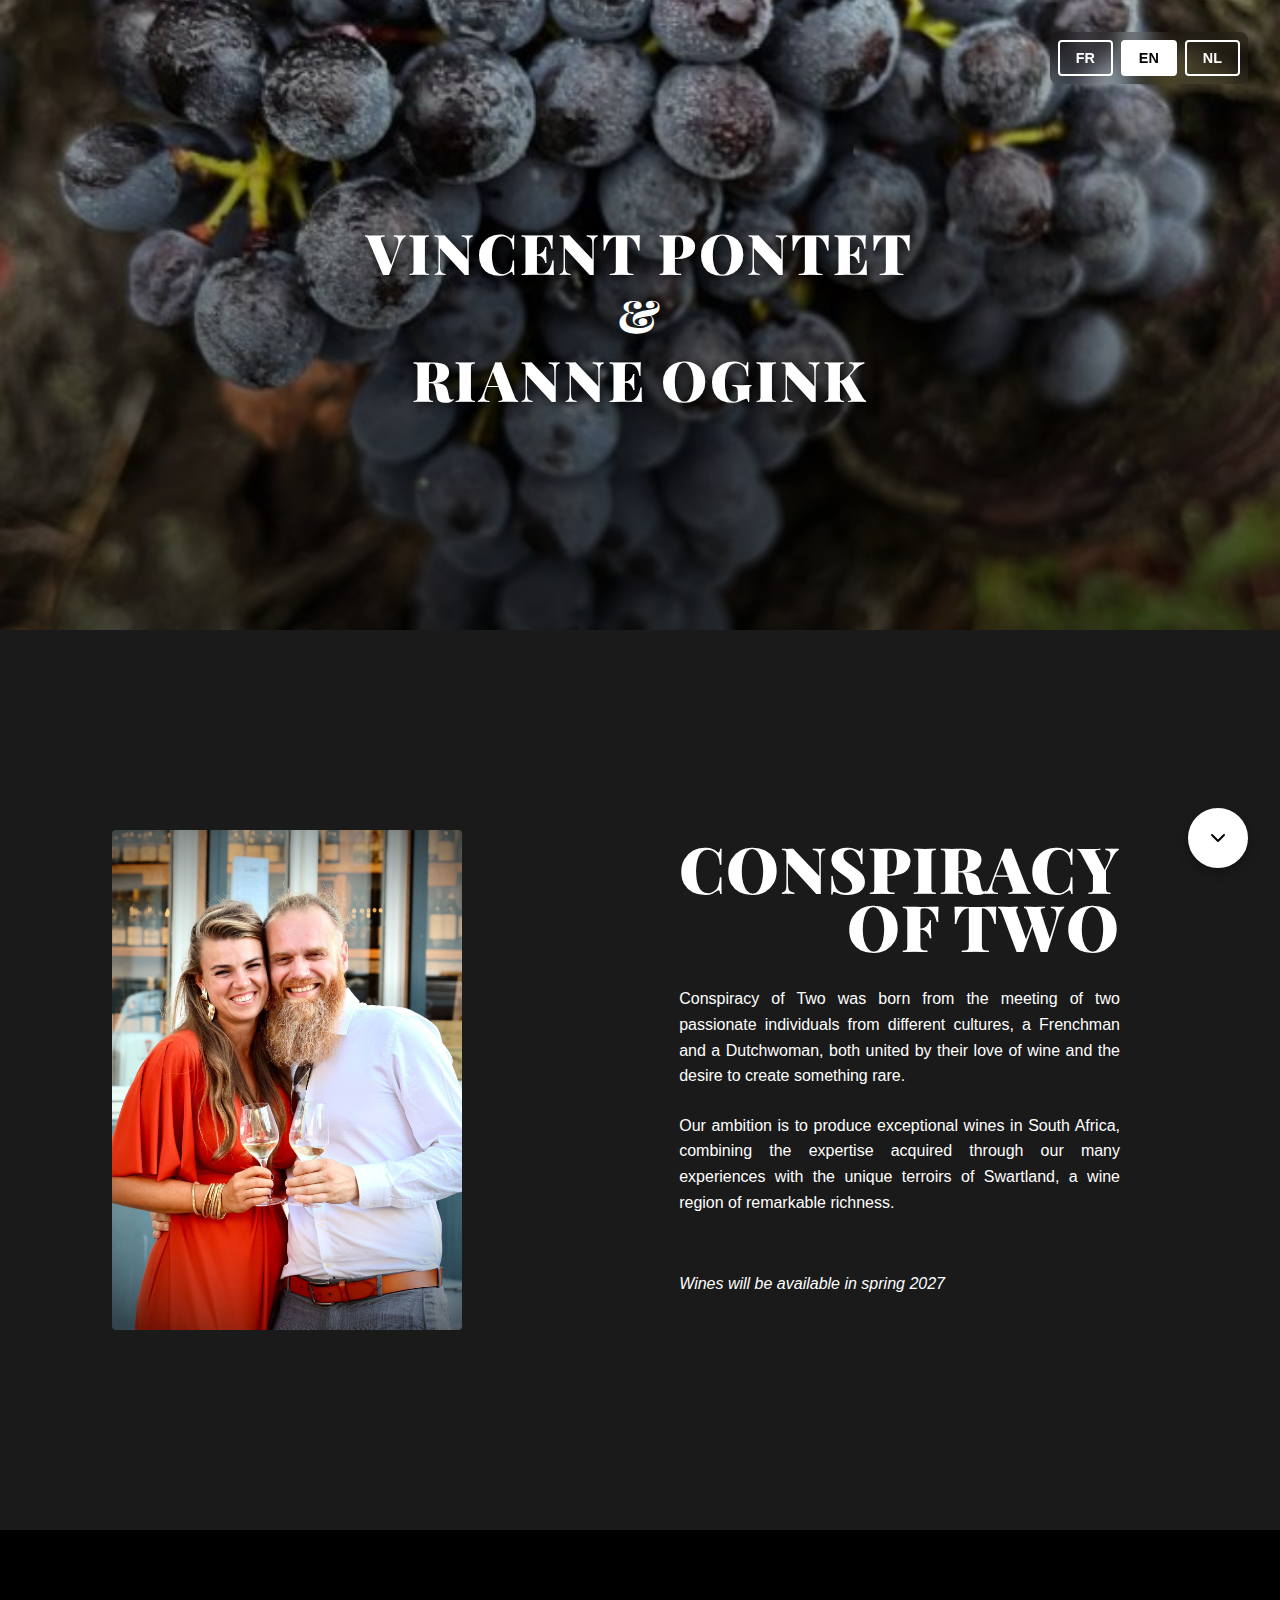
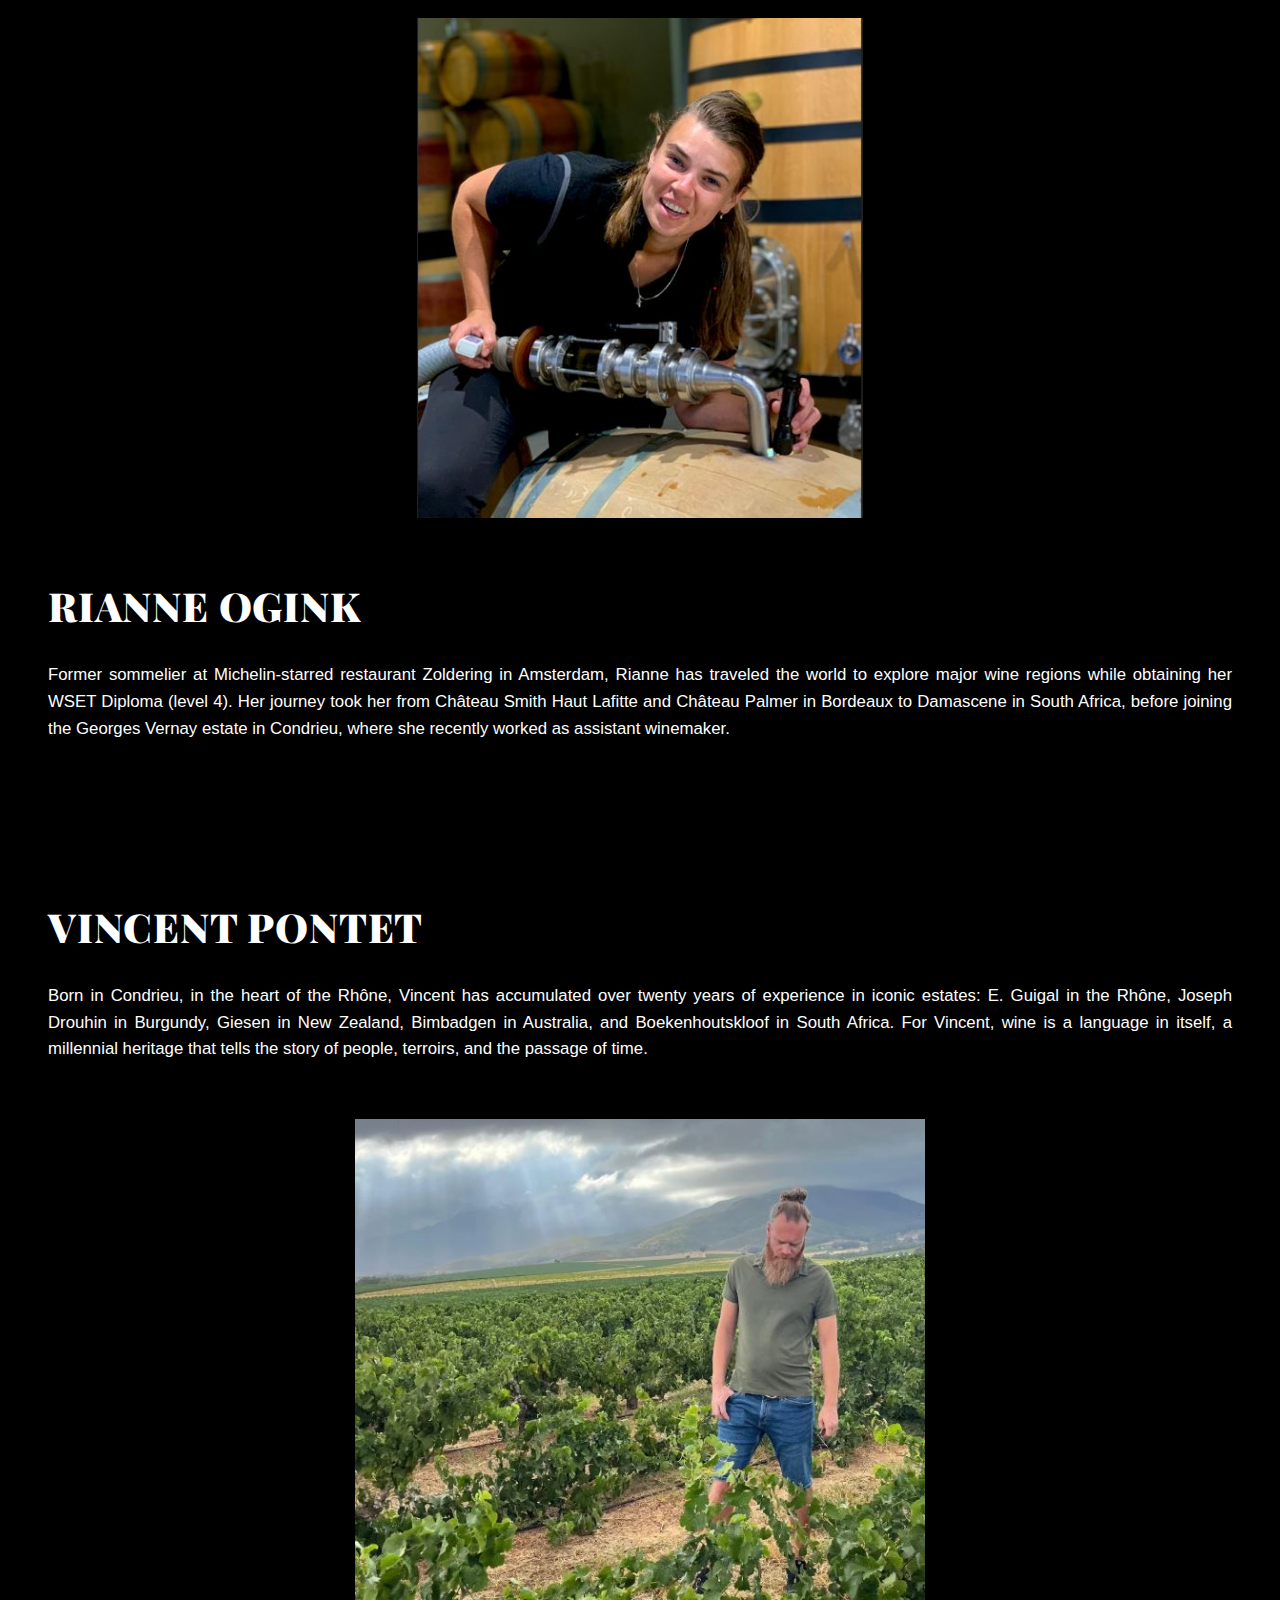
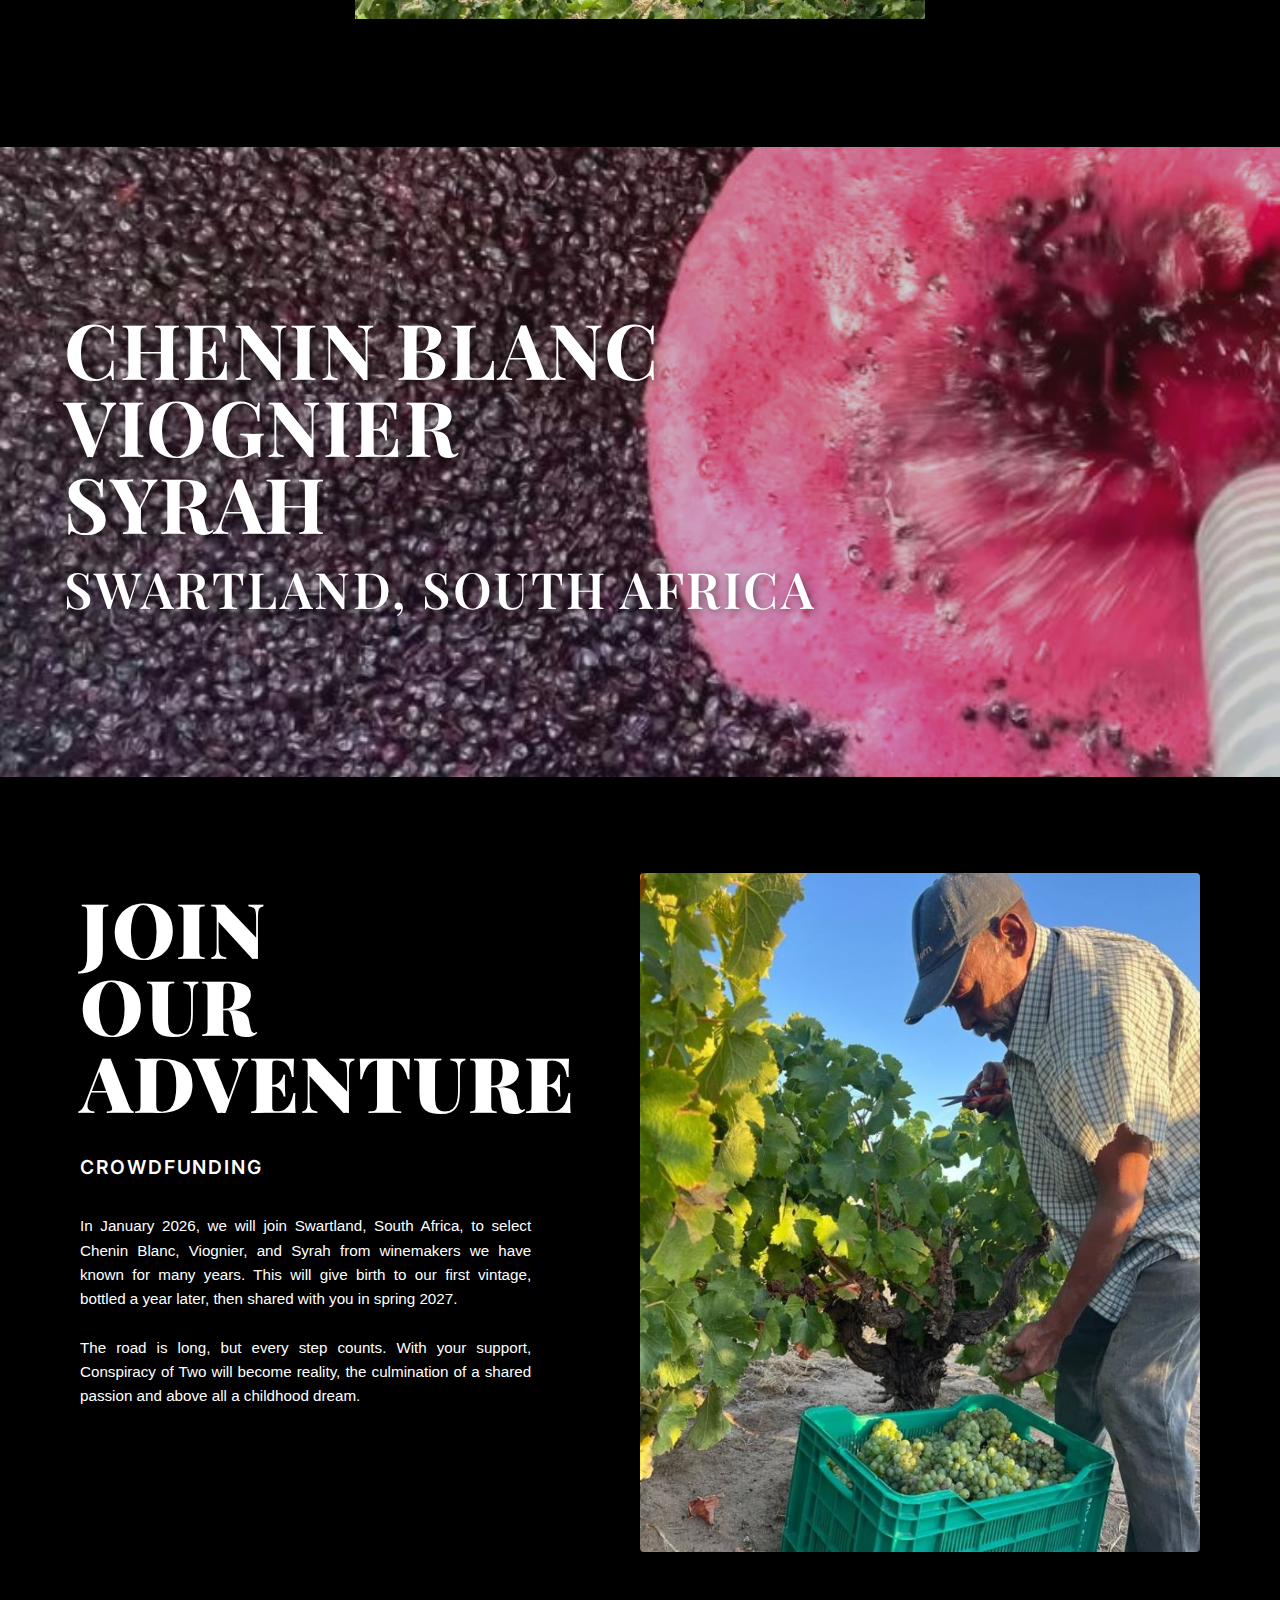
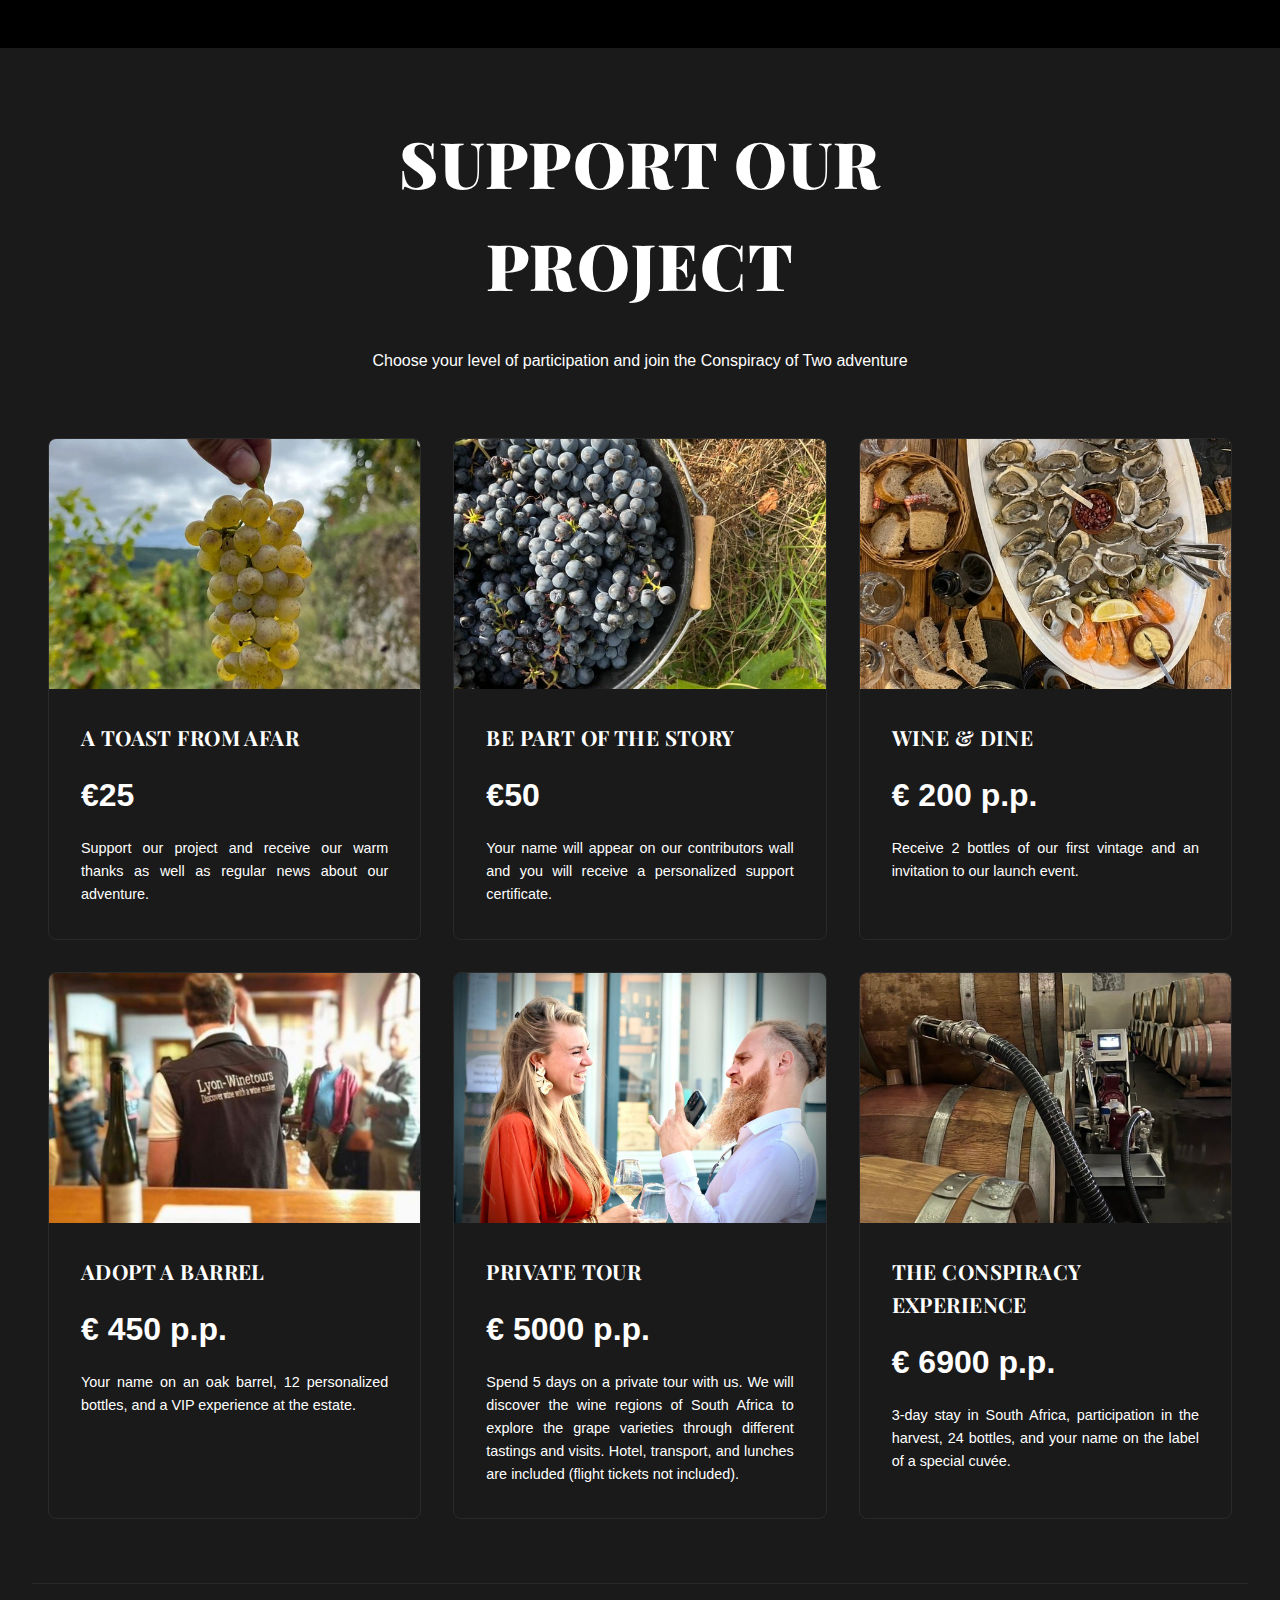
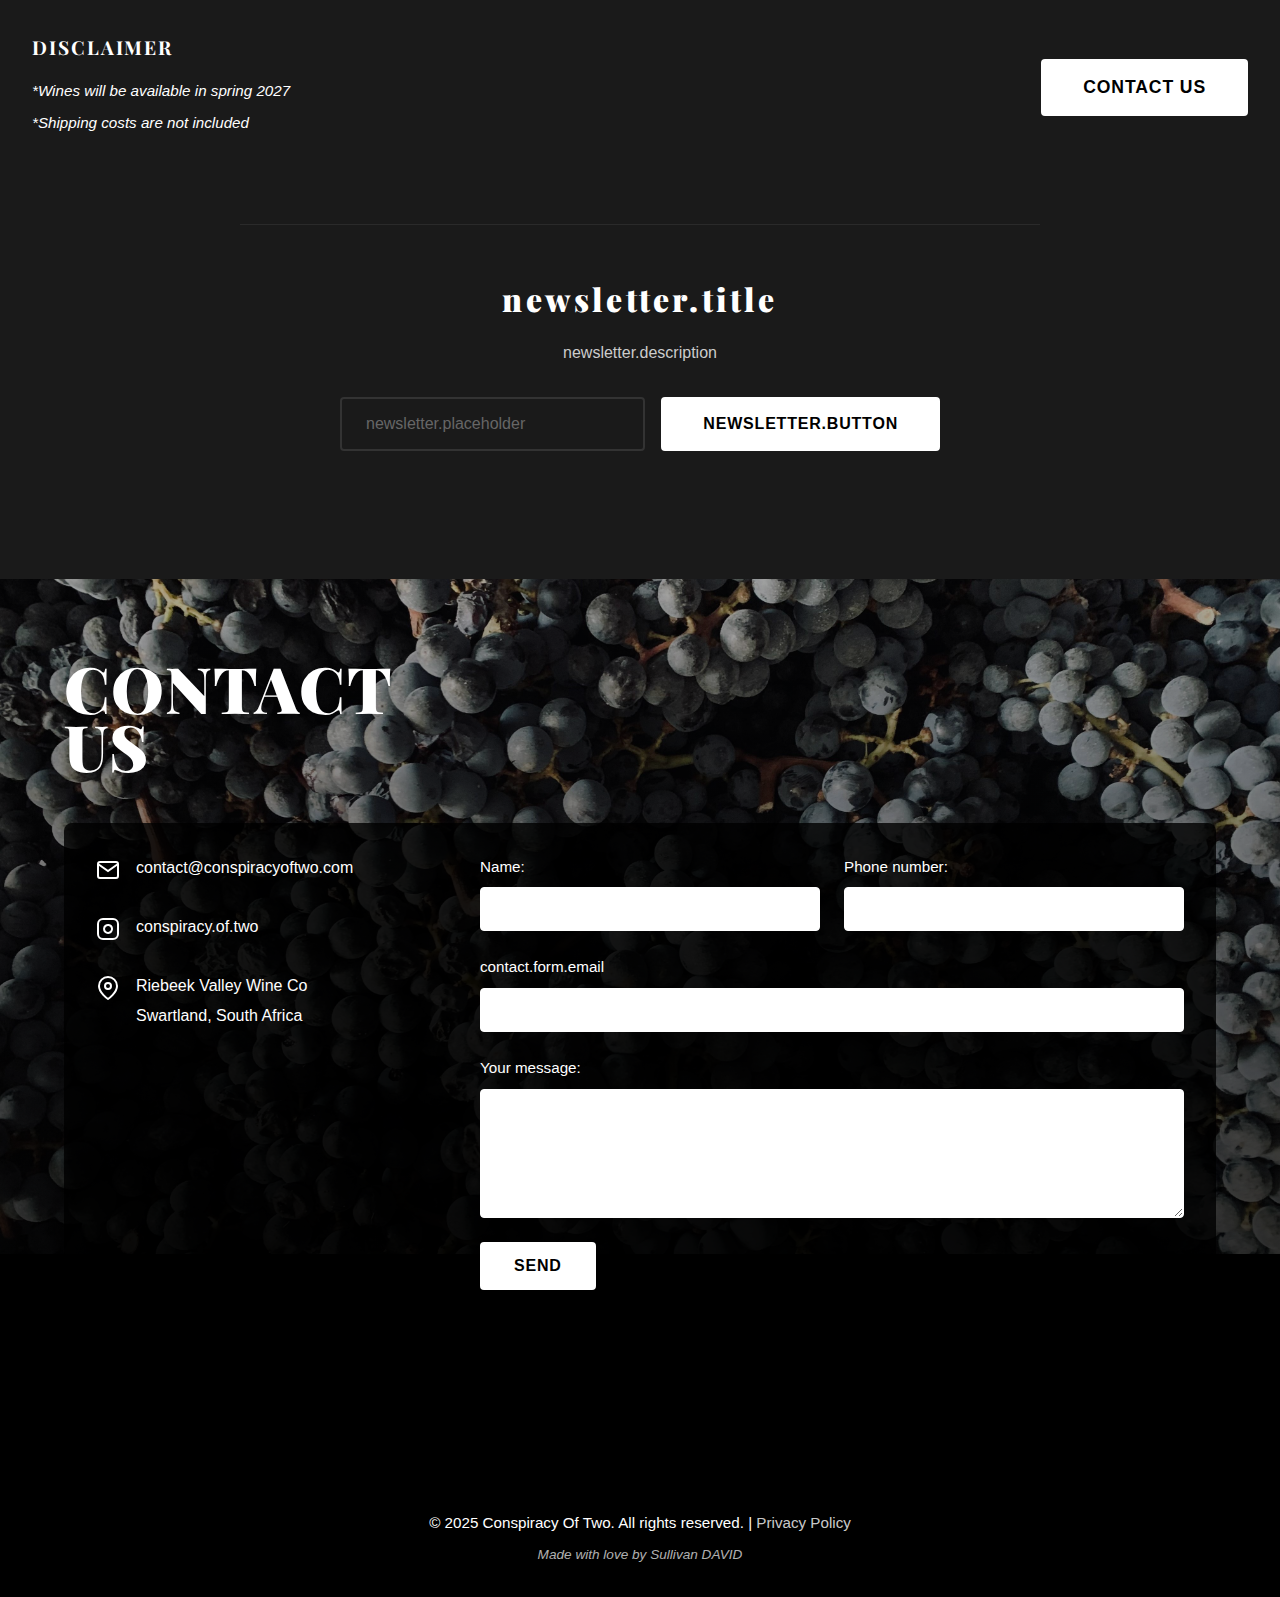
<file: index.html>
<!DOCTYPE html>
<html lang="fr">
<head>
    <meta charset="UTF-8">
    <meta name="viewport" content="width=device-width, initial-scale=1.0">
    
    <!-- Primary Meta Tags -->
    <title>Conspiracy Of Two | Vins d'Afrique du Sud par Vincent Pontet & Rianne Ogink</title>
    <meta name="title" content="Conspiracy Of Two | Vins d'Afrique du Sud par Vincent Pontet & Rianne Ogink">
    <meta name="description" content="Découvrez Conspiracy Of Two, projet viticole de Vincent Pontet et Rianne Ogink. Chenin Blanc, Viognier et Syrah du Swartland, Afrique du Sud. Soutenez notre crowdfunding.">
    <meta name="keywords" content="vin afrique du sud, swartland, chenin blanc, viognier, syrah, vincent pontet, rianne ogink, crowdfunding vin, conspiracy of two, condrieu, sommelier">
    <meta name="author" content="Vincent Pontet & Rianne Ogink">
    <meta name="robots" content="index, follow">
    <link rel="canonical" href="https://conspiracyoftwo.com/">
    
    <!-- Open Graph / Facebook -->
    <meta property="og:type" content="website">
    <meta property="og:url" content="https://conspiracyoftwo.com/">
    <meta property="og:title" content="Conspiracy Of Two | Vins d'Afrique du Sud">
    <meta property="og:description" content="Découvrez notre projet viticole en Afrique du Sud. Chenin Blanc, Viognier et Syrah du Swartland. Soutenez notre aventure.">
    <meta property="og:image" content="https://conspiracyoftwo.com/pictures/picture_section_1_option.jpg">
    <meta property="og:locale" content="fr_FR">
    <meta property="og:locale:alternate" content="en_US">
    <meta property="og:locale:alternate" content="nl_NL">
    
    <!-- Twitter -->
    <meta property="twitter:card" content="summary_large_image">
    <meta property="twitter:url" content="https://conspiracyoftwo.com/">
    <meta property="twitter:title" content="Conspiracy Of Two | Vins d'Afrique du Sud">
    <meta property="twitter:description" content="Découvrez notre projet viticole en Afrique du Sud. Chenin Blanc, Viognier et Syrah du Swartland.">
    <meta property="twitter:image" content="https://conspiracyoftwo.com/pictures/picture_section_1_option.jpg">
    
    <!-- Favicon -->
    <link rel="icon" type="image/x-icon" href="/favicon.ico">
    
    <!-- Preconnect for Performance -->
    <link rel="preconnect" href="https://fonts.googleapis.com">
    <link rel="preconnect" href="https://fonts.gstatic.com" crossorigin>
    
    <!-- Fonts -->
    <link href="https://fonts.googleapis.com/css2?family=Public+Sans:wght@400;600;700;900&display=swap" rel="stylesheet">
    <link href="https://fonts.googleapis.com/css2?family=Inter:wght@300;400;500;600;700;800;900&display=swap" rel="stylesheet">
    <link href="https://fonts.googleapis.com/css2?family=Playfair+Display:wght@400;500;600;700;800;900&display=swap" rel="stylesheet">
    <link href="https://fonts.cdnfonts.com/css/the-seasons" rel="stylesheet">
    
    <!-- Stylesheet -->
    <link rel="stylesheet" href="styles.css">
    
    <!-- Structured Data (JSON-LD) -->
    <script type="application/ld+json">
    {
      "@context": "https://schema.org",
      "@type": "Winery",
      "name": "Conspiracy Of Two",
      "description": "Projet viticole de Vincent Pontet et Rianne Ogink produisant du Chenin Blanc, Viognier et Syrah dans le Swartland, Afrique du Sud.",
      "url": "https://conspiracyoftwo.com",
      "logo": "https://conspiracyoftwo.com/pictures/picture_section_1_option.jpg",
      "address": {
        "@type": "PostalAddress",
        "addressLocality": "Swartland",
        "addressCountry": "ZA"
      },
      "founder": [
        {
          "@type": "Person",
          "name": "Vincent Pontet",
          "jobTitle": "Winemaker",
          "description": "Vigneron avec plus de 20 ans d'expérience dans des domaines prestigieux."
        },
        {
          "@type": "Person",
          "name": "Rianne Ogink",
          "jobTitle": "Winemaker & Sommelier",
          "description": "Ancienne sommelière et assistante œnologue avec WSET Diploma niveau 4."
        }
      ],
      "sameAs": [
        "https://www.instagram.com/conspiracy.of.two"
      ],
      "contactPoint": {
        "@type": "ContactPoint",
        "email": "contact@conspiracyoftwo.com",
        "contactType": "Customer Service"
      }
    }
    </script>
</head>
<body>
    <!-- Language Selector -->
    <div class="language-selector">
        <button data-lang="fr" class="lang-btn active">FR</button>
        <button data-lang="en" class="lang-btn">EN</button>
        <button data-lang="nl" class="lang-btn">NL</button>
    </div>

    <!-- Section Navigator -->
    <button class="section-navigator" id="sectionNavigator" aria-label="Next section">
        <svg viewBox="0 0 24 24" fill="none" stroke-width="2" stroke-linecap="round" stroke-linejoin="round">
            <polyline points="6 9 12 15 18 9"></polyline>
        </svg>
    </button>

    <!-- Hero Section with Grapes -->
    <section class="hero-grapes" role="banner" aria-label="Hero section">
        <div class="hero-grapes-bg">
            <img src="pictures/picture_section_1_option.jpg" alt="Grapes background" class="hero-bg-image">
            <div class="hero-overlay"></div>
        </div>
        <div class="hero-content">
            <h1 class="hero-names">
                <span class="hero-name-line">VINCENT PONTET</span>
                <span class="hero-ampersand">&</span>
                <span class="hero-name-line">RIANNE OGINK</span>
            </h1>
        </div>
    </section>

    <!-- Main Hero Section -->
    <section class="main-hero" role="region" aria-label="About us">
        <div class="main-hero-container">
            <div class="hero-image-section">
                <img src="pictures/picture_section_2.jpg" alt="Vincent Pontet & Rianne Ogink" class="couple-photo">
            </div>
            <div class="hero-text-section">
                <h1 class="main-title" data-translate="hero.title"></h1>
                <p class="hero-description" data-translate="hero.description.p1"></p>
                <p class="hero-description" data-translate="hero.description.p2"></p>
                <p class="hero-description hero-availability" data-translate="hero.availability"></p>
            </div>
        </div>
    </section>

    <!-- Founders Section -->
    <section class="founders-section" id="founders" role="region" aria-label="Founders">
        <div class="founders-container">
            <!-- Rianne Block (Left) - Photo top, Text bottom -->
            <div class="founder-block rianne-block">
                <div class="founder-photo">
                    <img src="pictures/picture_section_3_rianne.jpg" alt="Rianne Ogink">
                </div>
                <div class="founder-info">
                    <h2 class="founder-name" data-translate="founders.rianne.name"></h2>
                    <p class="founder-bio" data-translate="founders.rianne.bio">
                    </p>
                </div>
            </div>

            <!-- Vincent Block (Right) - Text top, Photo bottom -->
            <div class="founder-block vincent-block">
                <div class="founder-content">
                    <h2 class="founder-name" data-translate="founders.vincent.name"></h2>
                    <p class="founder-bio" data-translate="founders.vincent.bio">
                    </p>
                </div>
                <div class="founder-photo">
                    <img src="pictures/picture_section_3_vincent.jpg" alt="Vincent Pontet">
                </div>
            </div>
        </div>
    </section>

    <!-- Wines Section -->
    <section class="wines-section" id="wines" role="region" aria-label="Our wines">
        <div class="wines-background">
            <img src="pictures/picture_section_4_grapes.jpg" alt="Wine grapes" class="wines-bg-image">
        </div>
        <div class="wines-text">
            <h2 class="wines-title">
                <span data-translate="wines.chenin"></span><br>
                <span data-translate="wines.viognier"></span><br>
                <span data-translate="wines.syrah"></span><br>
                <span class="wines-location" data-translate="wines.location"></span>
            </h2>
        </div>
    </section>

    <!-- Adventure Section -->
    <section class="adventure-section" id="adventure" role="region" aria-label="Our adventure">
        <div class="adventure-container">
            <div class="adventure-content">
                <h2 class="adventure-title" data-translate="adventure.title"></h2>
                <p class="adventure-subtitle" data-translate="adventure.subtitle"></p>
                <p class="adventure-text" data-translate="adventure.text.p1"></p>
                <p class="adventure-text" data-translate="adventure.text.p2"></p>
            </div>
            <div class="adventure-image">
                <img src="pictures/picture_section_5.jpg" alt="Vineyard harvest" class="adventure-photo">
            </div>
        </div>
    </section>

    <!-- Crowdfunding Section -->
    <section class="crowdfunding-section" id="crowdfunding" role="region" aria-label="Support us">
        <div class="crowdfunding-header">
            <h2 class="crowdfunding-title" data-translate="crowdfunding.title"></h2>
            <p class="crowdfunding-intro" data-translate="crowdfunding.intro"></p>
        </div>
        
        <div class="crowdfunding-grid">
            <!-- Donation Libre -->
            <div class="funding-card">
                <div class="funding-image">
                    <img src="pictures/webp/picture_section_6_toast_from_far.jpg" alt="Donation Libre">
                </div>
                <div class="funding-content">
                    <h3 class="funding-name" data-translate="crowdfunding.toast.name"></h3>
                    <p class="funding-price" data-translate="crowdfunding.toast.price"></p>
                    <button class="funding-toggle-btn" data-translate="crowdfunding.see_more">Voir +</button>
                    <p class="funding-description" data-translate="crowdfunding.toast.description"></p>
                </div>
            </div>

            <!-- Précommandez vos Bouteilles -->
            <div class="funding-card">
                <div class="funding-image">
                    <img src="pictures/webp/picture_section_6_buvez_avec_nous.jpeg" alt="Précommandez vos Bouteilles">
                </div>
                <div class="funding-content">
                    <h3 class="funding-name" data-translate="crowdfunding.history.name"></h3>
                    <p class="funding-price" data-translate="crowdfunding.history.price">Plusieurs options</p>
                    <button class="funding-toggle-btn" data-translate="crowdfunding.see_more">Voir +</button>
                    <p class="funding-description" data-translate="crowdfunding.history.description"></p>
                </div>
            </div>

            <!-- Dîner Ensemble -->
            <div class="funding-card">
                <div class="funding-image">
                    <img src="pictures/webp/picture_section_6_wine_and_dine.jpeg" alt="Dîner Ensemble">
                </div>
                <div class="funding-content">
                    <h3 class="funding-name" data-translate="crowdfunding.winedine.name"></h3>
                    <p class="funding-price">€ 200 p.p.</p>
                    <button class="funding-toggle-btn" data-translate="crowdfunding.see_more">Voir +</button>
                    <p class="funding-description" data-translate="crowdfunding.winedine.description"></p>
                </div>
            </div>



            <!-- TOUR PRIVÉ CONDRIEU & CÔTE ROTIE -->
            <div class="funding-card">
                <div class="funding-image">
                    <img src="pictures/webp/picture_section_6_experience_conspiracy.jpg" alt="TOUR PRIVÉ CONDRIEU & CÔTE ROTIE">
                </div>
                <div class="funding-content">
                    <h3 class="funding-name" data-translate="crowdfunding.barrel.name"></h3>
                    <p class="funding-price">€ 450 p.p.</p>
                    <button class="funding-toggle-btn" data-translate="crowdfunding.see_more">Voir +</button>
                    <p class="funding-description" data-translate="crowdfunding.barrel.description"></p>
                </div>
            </div>
            
            <!-- TOUR PRIVÉ AFRIQUE DU SUD -->
            <div class="funding-card">
                <div class="funding-image">
                    <img src="pictures/webp/picture_section_6_faites_parti.jpg" alt="TOUR PRIVÉ AFRIQUE DU SUD">
                </div>
                <div class="funding-content">
                    <h3 class="funding-name" data-translate="crowdfunding.tour.name"></h3>
                    <p class="funding-price">€ 5000 p.p.</p>
                    <button class="funding-toggle-btn" data-translate="crowdfunding.see_more">Voir +</button>
                    <p class="funding-description" data-translate="crowdfunding.tour.description"></p>
                </div>
            </div>
            
            <!-- ACHETEZ VOTRE PROPRE BARRIQUE -->
            <div class="funding-card">
                <div class="funding-image">
                    <img src="pictures/webp/picture_section_6_adoptez_un_fut.jpeg" alt="ACHETEZ VOTRE PROPRE BARRIQUE">
                </div>
                <div class="funding-content">
                    <h3 class="funding-name" data-translate="crowdfunding.experience.name"></h3>
                    <p class="funding-price">€ 6900 p.p.</p>
                    <button class="funding-toggle-btn" data-translate="crowdfunding.see_more">Voir +</button>
                    <p class="funding-description" data-translate="crowdfunding.experience.description"></p>
                </div>
            </div>
            
        </div>

        <div class="crowdfunding-footer">
            <div class="crowdfunding-disclaimer">
                <h4 data-translate="crowdfunding.disclaimer.title"></h4>
                <p data-translate="crowdfunding.disclaimer.wines"></p>
                <p data-translate="crowdfunding.disclaimer.shipping"></p>
            </div>
            <button class="crowdfunding-contact" data-translate="crowdfunding.contact.button"></button>
        </div>

        <!-- Newsletter Section -->
        <div class="newsletter-section">
            <h3 class="newsletter-title" data-translate="newsletter.title"></h3>
            <p class="newsletter-description" data-translate="newsletter.description"></p>
            <form class="newsletter-form" id="newsletterForm" action="https://api.web3forms.com/submit" method="POST">
                <!-- Web3Forms Access Key -->
                <input type="hidden" name="access_key" value="6d82ee4d-fe1b-43ee-b2ab-ae36b83eb1a8">
                
                <!-- Champs optionnels pour personnaliser -->
                <input type="hidden" name="subject" value="Nouvelle inscription newsletter - Conspiracy of Two">
                <input type="hidden" name="from_name" value="Conspiracy of Two Newsletter">
                
                <!-- Honeypot anti-spam -->
                <input type="checkbox" name="botcheck" class="hidden" style="display: none;">
                
                <input 
                    type="email" 
                    class="newsletter-input" 
                    id="newsletterEmail" 
                    name="email"
                    data-translate="newsletter.placeholder"
                    placeholder="Votre adresse e-mail"
                    required
                />
                <button type="submit" class="newsletter-button" data-translate="newsletter.button">S'INSCRIRE</button>
            </form>
            <div class="newsletter-message" id="newsletterMessage"></div>
        </div>
    </section>

    <!-- Contact Section -->
    <section class="contact-section" id="contact" role="region" aria-label="Contact us">
        <div class="contact-background">
            <img src="pictures/picture_7_option.jpg" alt="Vineyard grapes" class="contact-bg-image">
            <div class="contact-overlay"></div>
        </div>
        
        <div class="contact-container">
            <div class="contact-header">
                <h2 class="contact-title" data-translate="contact.title"></h2>
            </div>

            <div class="contact-main">
                <div class="contact-info-section">
                    <div class="contact-info-item">
                        <svg class="contact-icon" viewBox="0 0 24 24" fill="none" stroke="currentColor" stroke-width="2">
                            <path d="M4 4h16c1.1 0 2 .9 2 2v12c0 1.1-.9 2-2 2H4c-1.1 0-2-.9-2-2V6c0-1.1.9-2 2-2z"></path>
                            <polyline points="22,6 12,13 2,6"></polyline>
                        </svg>
                        <span class="contact-text" data-translate="contact.email"></span>
                    </div>
                    
                    <a href="https://www.instagram.com/conspiracy.of.two/" target="_blank" rel="noopener noreferrer" class="contact-info-item contact-link">
                        <svg class="contact-icon" viewBox="0 0 24 24" fill="none" stroke="currentColor" stroke-width="2">
                            <rect x="2" y="2" width="20" height="20" rx="5" ry="5"></rect>
                            <path d="M16 11.37A4 4 0 1 1 12.63 8 4 4 0 0 1 16 11.37z"></path>
                            <line x1="17.5" y1="6.5" x2="17.51" y2="6.5"></line>
                        </svg>
                        <span class="contact-text" data-translate="contact.instagram"></span>
                    </a>
                    
                    <div class="contact-info-item">
                        <svg class="contact-icon" viewBox="0 0 24 24" fill="none" stroke="currentColor" stroke-width="2">
                            <path d="M21 10c0 7-9 13-9 13s-9-6-9-13a9 9 0 0 1 18 0z"></path>
                            <circle cx="12" cy="10" r="3"></circle>
                        </svg>
                        <div class="contact-address">
                            <span class="contact-text" data-translate="contact.address.line1"></span>
                            <span class="contact-text" data-translate="contact.address.line2"></span>
                        </div>
                    </div>
                </div>

                <form class="contact-form" id="contactForm" action="https://api.web3forms.com/submit" method="POST">
                    <!-- Web3Forms Access Key -->
                    <input type="hidden" name="access_key" value="6d82ee4d-fe1b-43ee-b2ab-ae36b83eb1a8">
                    
                    <!-- Champs optionnels pour personnaliser -->
                    <input type="hidden" name="subject" value="Nouveau message depuis Conspiracy of Two">
                    <input type="hidden" name="from_name" value="Conspiracy of Two Website">
                    
                    <!-- Honeypot anti-spam -->
                    <input type="checkbox" name="botcheck" class="hidden" style="display: none;">
                    
                    <div class="form-row">
                        <div class="form-group">
                            <label for="name" data-translate="contact.form.name"></label>
                            <input type="text" id="name" name="name" class="form-input" required>
                        </div>
                        <div class="form-group">
                            <label for="phone" data-translate="contact.form.phone"></label>
                            <input type="tel" id="phone" name="phone" class="form-input" pattern="[0-9+\s\-\(\)]{8,20}" data-translate-title="contact.form.validation.phone">
                        </div>
                    </div>
                    
                    <div class="form-row">
                        <div class="form-group full-width">
                            <label for="contact-email" data-translate="contact.form.email"></label>
                            <input type="email" id="contact-email" name="email" class="form-input" pattern="[a-z0-9._%+-]+@[a-z0-9.-]+\.[a-z]{2,}$" data-translate-title="contact.form.validation.email" required>
                        </div>
                    </div>
                    
                    <div class="form-group full-width">
                        <label for="message" data-translate="contact.form.message"></label>
                        <textarea id="message" name="message" class="form-textarea" rows="6" required></textarea>
                    </div>
                    
                    <button type="submit" class="form-submit" data-translate="contact.form.submit"></button>
                    <div class="form-message" id="contactFormMessage"></div>
                </form>
            </div>
        </div>
    </section>

    <!-- Footer -->
    <footer class="site-footer">
        <div class="footer-content">
            <p class="copyright">© 2025 Conspiracy Of Two. All rights reserved. | <a href="privacy.html" class="privacy-link">Privacy Policy</a></p>
            <p class="developer">Made with love by Sullivan DAVID</p>
        </div>
    </footer>

    <script src="translations.js"></script>
    <script src="script.js"></script>
</body>
</html>
</file>
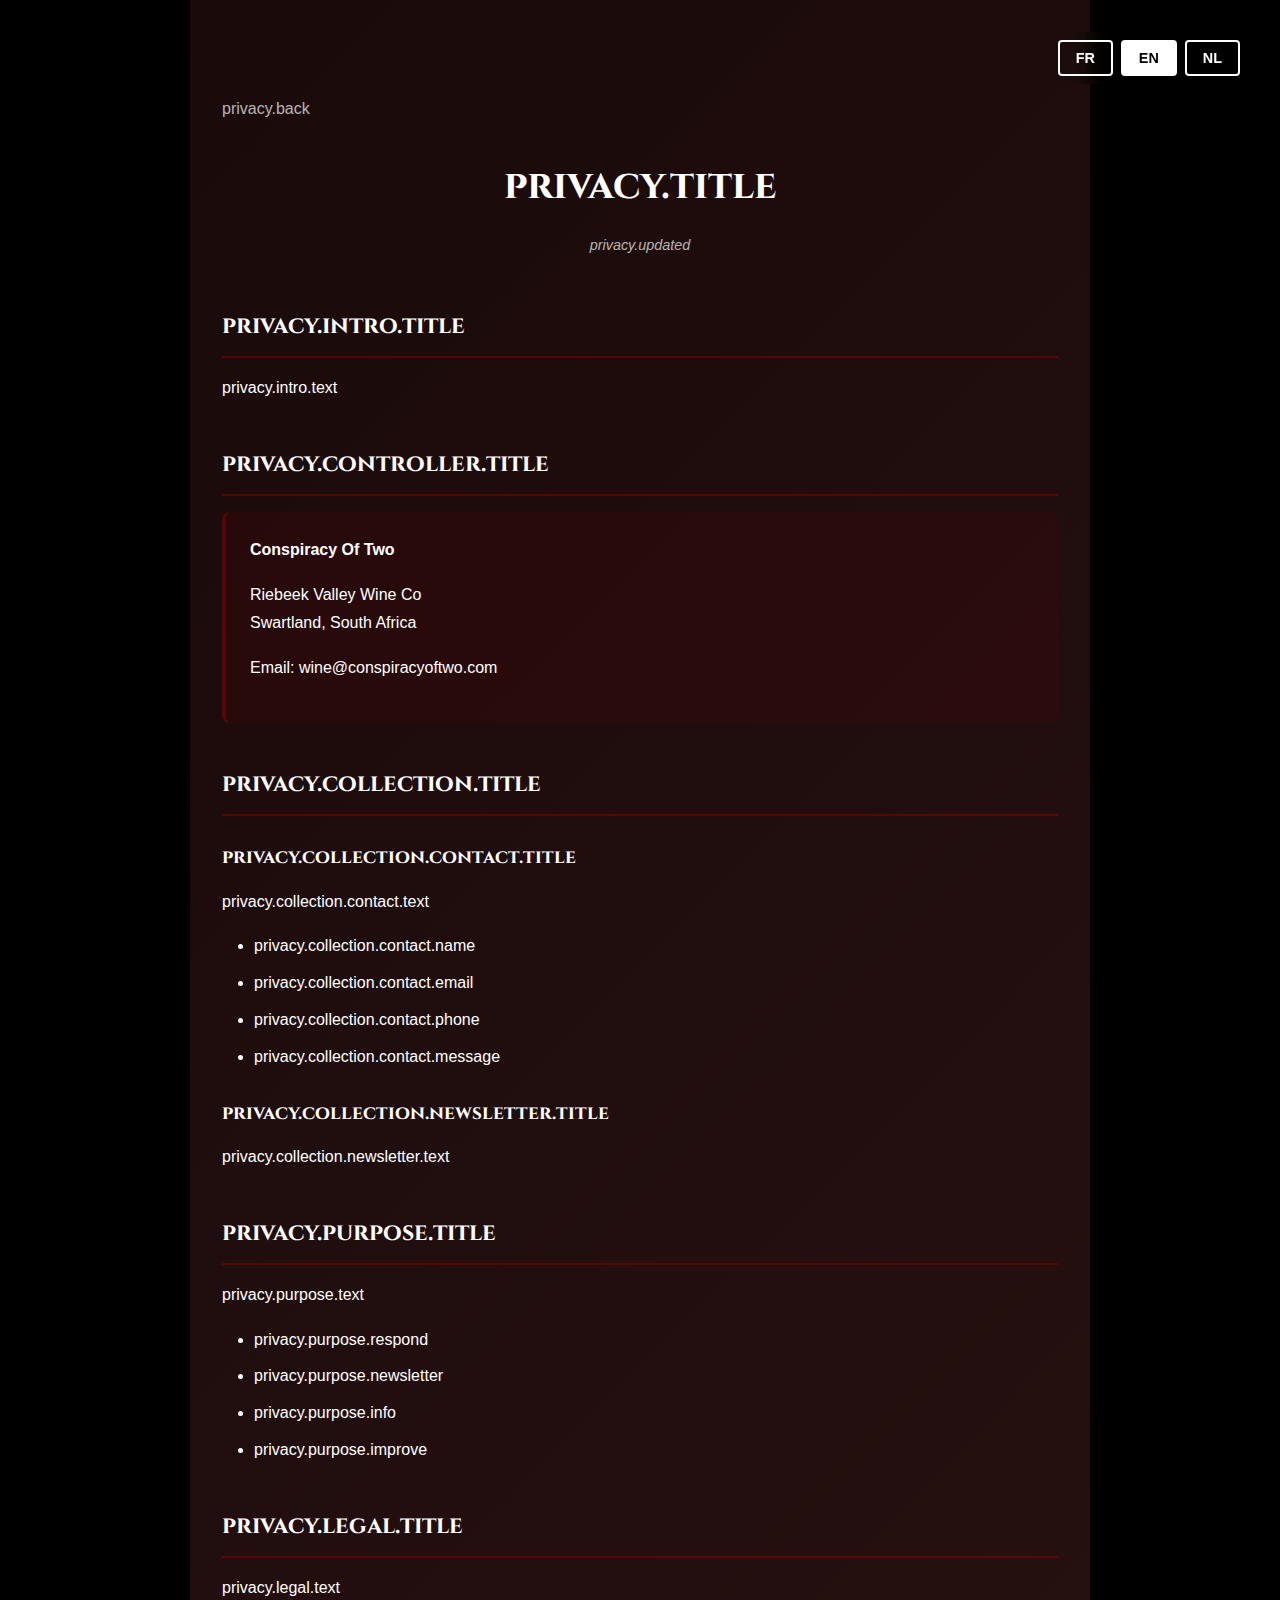
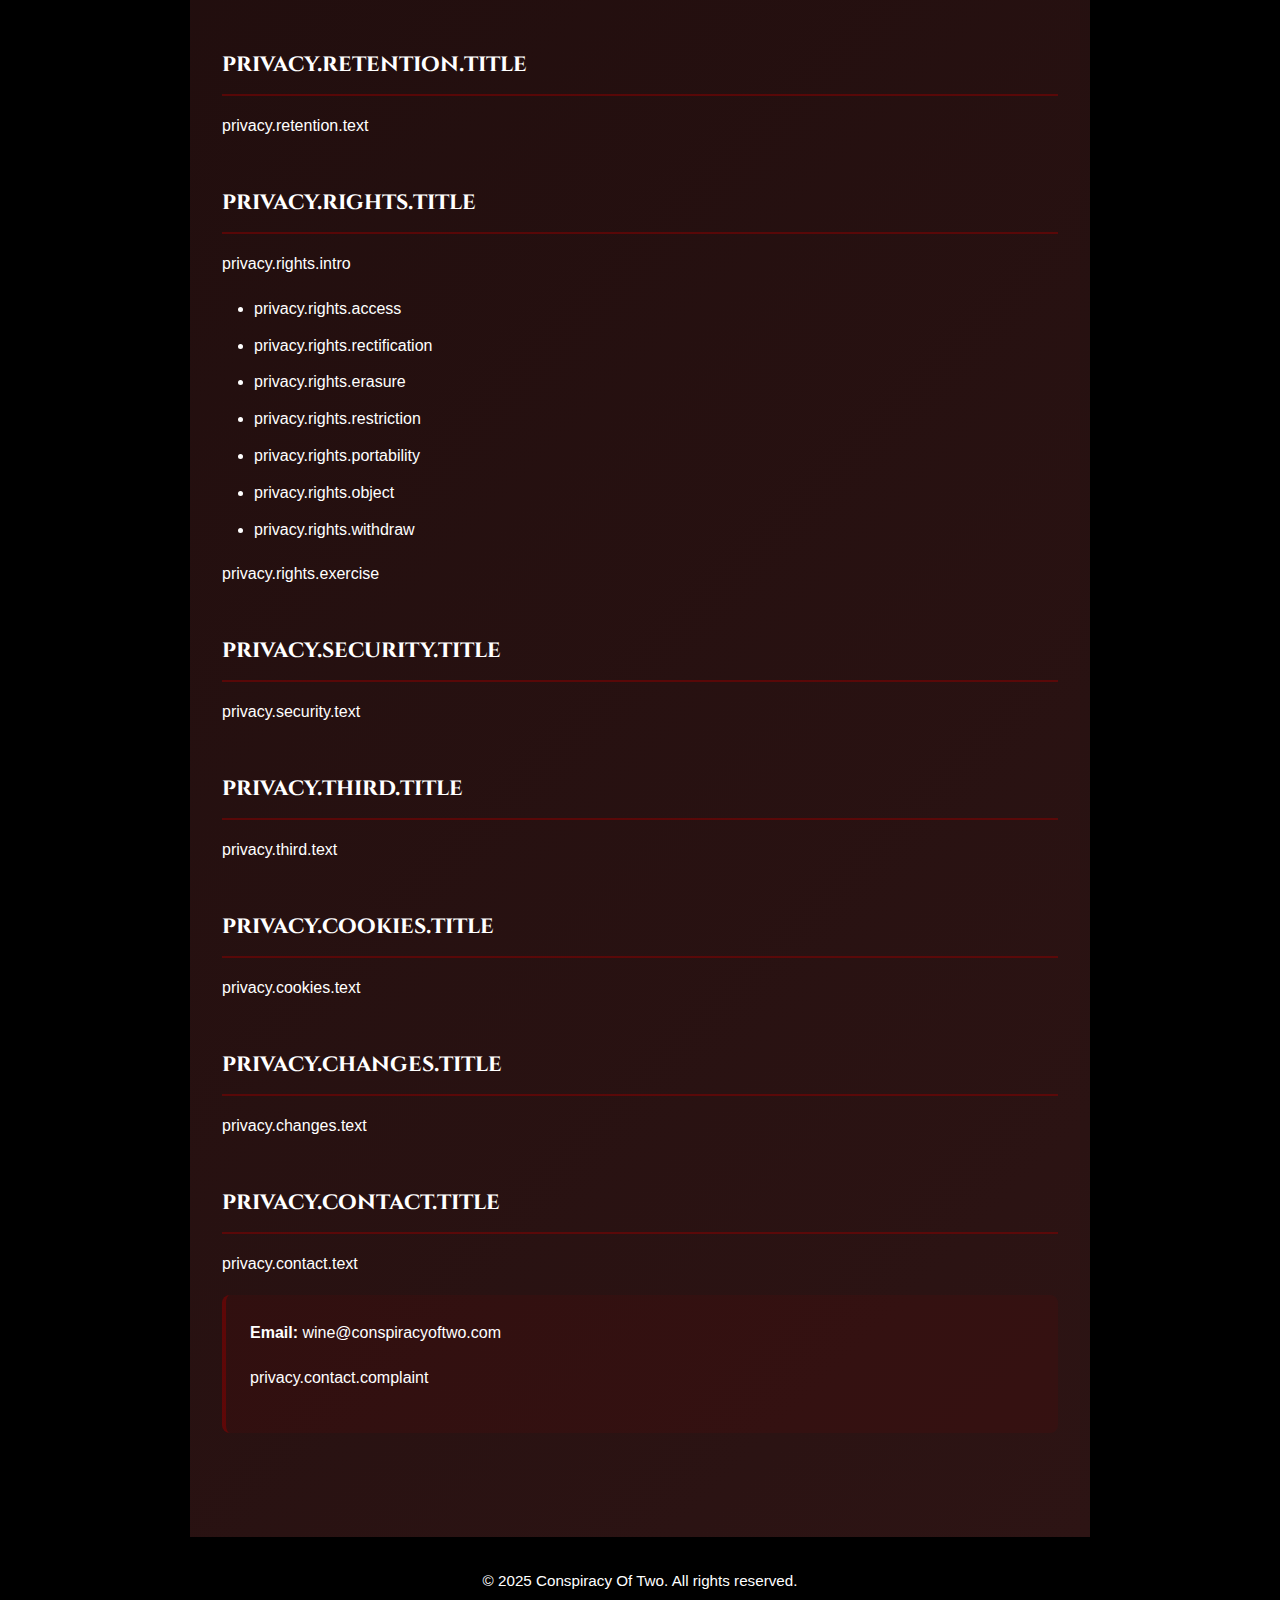
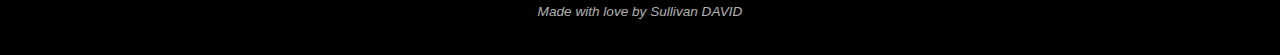
<file: privacy.html>
<!DOCTYPE html>
<html lang="fr">
<head>
    <meta charset="UTF-8">
    <meta name="viewport" content="width=device-width, initial-scale=1.0">
    
    <!-- Primary Meta Tags -->
    <title>Privacy Policy | Conspiracy Of Two</title>
    <meta name="title" content="Privacy Policy | Conspiracy Of Two">
    <meta name="description" content="Privacy policy and GDPR compliance for Conspiracy Of Two. Learn how we collect, use and protect your personal data.">
    <meta name="robots" content="index, follow">
    <link rel="canonical" href="https://conspiracyoftwo.com/privacy.html">
    
    <!-- Open Graph / Facebook -->
    <meta property="og:type" content="website">
    <meta property="og:url" content="https://conspiracyoftwo.com/privacy.html">
    <meta property="og:title" content="Privacy Policy | Conspiracy Of Two">
    <meta property="og:description" content="Privacy policy and GDPR compliance for Conspiracy Of Two.">
    
    <!-- Twitter -->
    <meta property="twitter:card" content="summary">
    <meta property="twitter:url" content="https://conspiracyoftwo.com/privacy.html">
    <meta property="twitter:title" content="Privacy Policy | Conspiracy Of Two">
    <meta property="twitter:description" content="Privacy policy and GDPR compliance for Conspiracy Of Two.">
    
    <!-- Favicon -->
    <link rel="icon" type="image/x-icon" href="/favicon.ico">
    
    <!-- Preconnect for Performance -->
    <link rel="preconnect" href="https://fonts.googleapis.com">
    <link rel="preconnect" href="https://fonts.gstatic.com" crossorigin>
    
    <!-- Fonts -->
    <link href="https://fonts.googleapis.com/css2?family=Cinzel:wght@400;500;600;700&family=Cormorant+Garamond:ital,wght@0,300;0,400;0,500;0,600;1,300;1,400&display=swap" rel="stylesheet">
    
    <!-- Stylesheet -->
    <link rel="stylesheet" href="styles.css">
    <style>
        .privacy-container {
            max-width: 900px;
            margin: 0 auto;
            padding: 6rem 2rem 4rem;
            background: linear-gradient(135deg, #1a0a0a 0%, #2d1414 100%);
            min-height: 100vh;
        }
        
        .privacy-header {
            text-align: center;
            margin-bottom: 3rem;
        }
        
        .privacy-title {
            font-family: 'Cinzel', serif;
            font-size: 2.5rem;
            color: #ffffff;
            margin-bottom: 1rem;
        }
        
        .privacy-updated {
            color: rgba(255, 255, 255, 0.7);
            font-size: 0.9rem;
            font-style: italic;
        }
        
        .privacy-content {
            color: #ffffff;
            line-height: 1.8;
        }
        
        .privacy-section {
            margin-bottom: 2.5rem;
        }
        
        .privacy-section h2 {
            font-family: 'Cinzel', serif;
            font-size: 1.5rem;
            color: #ffffff;
            margin-bottom: 1rem;
            border-bottom: 2px solid rgba(139, 0, 0, 0.5);
            padding-bottom: 0.5rem;
        }
        
        .privacy-section h3 {
            font-family: 'Cinzel', serif;
            font-size: 1.2rem;
            color: #ffffff;
            margin: 1.5rem 0 0.8rem;
        }
        
        .privacy-section p {
            margin-bottom: 1rem;
            text-align: justify;
        }
        
        .privacy-section ul {
            margin: 1rem 0 1rem 2rem;
        }
        
        .privacy-section li {
            margin-bottom: 0.5rem;
        }
        
        .privacy-contact {
            background: rgba(139, 0, 0, 0.1);
            padding: 1.5rem;
            border-radius: 8px;
            border-left: 4px solid rgba(139, 0, 0, 0.5);
        }
        
        .back-link {
            display: inline-block;
            margin-bottom: 2rem;
            color: rgba(255, 255, 255, 0.7);
            text-decoration: none;
            transition: color 0.3s ease;
        }
        
        .back-link:hover {
            color: #ffffff;
        }
        
        @media (max-width: 768px) {
            .privacy-container {
                padding: 5rem 1.5rem 3rem;
            }
            
            .privacy-title {
                font-size: 2rem;
            }
        }
    </style>
</head>
<body>
    <!-- Language Selector -->
    <div class="language-selector">
        <button data-lang="fr" class="lang-btn active">FR</button>
        <button data-lang="en" class="lang-btn">EN</button>
        <button data-lang="nl" class="lang-btn">NL</button>
    </div>

    <div class="privacy-container">
        <a href="index.html" class="back-link" data-translate="privacy.back">← Retour à l'accueil</a>
        
        <div class="privacy-header">
            <h1 class="privacy-title" data-translate="privacy.title">Politique de Confidentialité</h1>
            <p class="privacy-updated" data-translate="privacy.updated">Dernière mise à jour : 24 novembre 2025</p>
        </div>

        <div class="privacy-content">
            <!-- Introduction -->
            <div class="privacy-section">
                <h2 data-translate="privacy.intro.title">Introduction</h2>
                <p data-translate="privacy.intro.text">
                    Conspiracy Of Two s'engage à protéger votre vie privée. Cette politique de confidentialité explique comment nous collectons, utilisons et protégeons vos données personnelles conformément au Règlement Général sur la Protection des Données (RGPD).
                </p>
            </div>

            <!-- Data Controller -->
            <div class="privacy-section">
                <h2 data-translate="privacy.controller.title">Responsable du Traitement</h2>
                <div class="privacy-contact">
                    <p><strong>Conspiracy Of Two</strong></p>
                    <p>Riebeek Valley Wine Co<br>Swartland, South Africa</p>
                    <p>Email: wine@conspiracyoftwo.com</p>
                </div>
            </div>

            <!-- Data Collection -->
            <div class="privacy-section">
                <h2 data-translate="privacy.collection.title">Données Collectées</h2>
                
                <h3 data-translate="privacy.collection.contact.title">Formulaire de Contact</h3>
                <p data-translate="privacy.collection.contact.text">Lorsque vous utilisez notre formulaire de contact, nous collectons :</p>
                <ul>
                    <li data-translate="privacy.collection.contact.name">Votre nom</li>
                    <li data-translate="privacy.collection.contact.email">Votre adresse email</li>
                    <li data-translate="privacy.collection.contact.phone">Votre numéro de téléphone (optionnel)</li>
                    <li data-translate="privacy.collection.contact.message">Le contenu de votre message</li>
                </ul>

                <h3 data-translate="privacy.collection.newsletter.title">Newsletter</h3>
                <p data-translate="privacy.collection.newsletter.text">Pour l'inscription à notre newsletter, nous collectons uniquement votre adresse email.</p>
            </div>

            <!-- Purpose -->
            <div class="privacy-section">
                <h2 data-translate="privacy.purpose.title">Finalité du Traitement</h2>
                <p data-translate="privacy.purpose.text">Vos données sont utilisées pour :</p>
                <ul>
                    <li data-translate="privacy.purpose.respond">Répondre à vos demandes de contact</li>
                    <li data-translate="privacy.purpose.newsletter">Vous envoyer notre newsletter (avec votre consentement)</li>
                    <li data-translate="privacy.purpose.info">Vous informer de nos actualités et projets</li>
                    <li data-translate="privacy.purpose.improve">Améliorer nos services</li>
                </ul>
            </div>

            <!-- Legal Basis -->
            <div class="privacy-section">
                <h2 data-translate="privacy.legal.title">Base Légale</h2>
                <p data-translate="privacy.legal.text">
                    Le traitement de vos données repose sur votre consentement explicite (article 6.1.a du RGPD) et sur notre intérêt légitime à répondre à vos demandes (article 6.1.f du RGPD).
                </p>
            </div>

            <!-- Data Retention -->
            <div class="privacy-section">
                <h2 data-translate="privacy.retention.title">Conservation des Données</h2>
                <p data-translate="privacy.retention.text">
                    Vos données sont conservées pendant la durée nécessaire aux finalités pour lesquelles elles ont été collectées, et conformément aux obligations légales applicables. Vous pouvez demander leur suppression à tout moment.
                </p>
            </div>

            <!-- Your Rights -->
            <div class="privacy-section">
                <h2 data-translate="privacy.rights.title">Vos Droits</h2>
                <p data-translate="privacy.rights.intro">Conformément au RGPD, vous disposez des droits suivants :</p>
                <ul>
                    <li data-translate="privacy.rights.access">Droit d'accès à vos données personnelles</li>
                    <li data-translate="privacy.rights.rectification">Droit de rectification de vos données</li>
                    <li data-translate="privacy.rights.erasure">Droit à l'effacement ("droit à l'oubli")</li>
                    <li data-translate="privacy.rights.restriction">Droit à la limitation du traitement</li>
                    <li data-translate="privacy.rights.portability">Droit à la portabilité de vos données</li>
                    <li data-translate="privacy.rights.object">Droit d'opposition au traitement</li>
                    <li data-translate="privacy.rights.withdraw">Droit de retirer votre consentement à tout moment</li>
                </ul>
                <p data-translate="privacy.rights.exercise">
                    Pour exercer ces droits, contactez-nous à : wine@conspiracyoftwo.com
                </p>
            </div>

            <!-- Data Security -->
            <div class="privacy-section">
                <h2 data-translate="privacy.security.title">Sécurité des Données</h2>
                <p data-translate="privacy.security.text">
                    Nous mettons en œuvre des mesures techniques et organisationnelles appropriées pour protéger vos données contre tout accès non autorisé, perte ou destruction. Vos données sont transmises via des connexions sécurisées (HTTPS) et stockées sur des serveurs protégés.
                </p>
            </div>

            <!-- Third Parties -->
            <div class="privacy-section">
                <h2 data-translate="privacy.third.title">Partage des Données</h2>
                <p data-translate="privacy.third.text">
                    Nous utilisons Web3Forms pour la gestion de nos formulaires. Vos données sont transmises de manière sécurisée et ne sont jamais vendues à des tiers. Web3Forms agit en tant que sous-traitant et respecte le RGPD.
                </p>
            </div>

            <!-- Cookies -->
            <div class="privacy-section">
                <h2 data-translate="privacy.cookies.title">Cookies</h2>
                <p data-translate="privacy.cookies.text">
                    Notre site utilise uniquement un cookie technique pour mémoriser votre choix de langue. Ce cookie est essentiel au fonctionnement du site et ne nécessite pas de consentement. Aucun cookie de suivi ou publicitaire n'est utilisé.
                </p>
            </div>

            <!-- Changes -->
            <div class="privacy-section">
                <h2 data-translate="privacy.changes.title">Modifications</h2>
                <p data-translate="privacy.changes.text">
                    Nous nous réservons le droit de modifier cette politique de confidentialité. Toute modification sera publiée sur cette page avec une date de mise à jour.
                </p>
            </div>

            <!-- Contact -->
            <div class="privacy-section">
                <h2 data-translate="privacy.contact.title">Contact</h2>
                <p data-translate="privacy.contact.text">
                    Pour toute question concernant cette politique de confidentialité ou l'exercice de vos droits, contactez-nous à :
                </p>
                <div class="privacy-contact">
                    <p><strong>Email:</strong> wine@conspiracyoftwo.com</p>
                    <p data-translate="privacy.contact.complaint">
                        Vous avez également le droit de déposer une plainte auprès de votre autorité de protection des données nationale.
                    </p>
                </div>
            </div>
        </div>
    </div>

    <!-- Footer -->
    <footer class="site-footer">
        <div class="footer-content">
            <p class="copyright">© 2025 Conspiracy Of Two. All rights reserved.</p>
            <p class="developer">Made with love by Sullivan DAVID</p>
        </div>
    </footer>

    <script src="translations.js"></script>
    <script src="script.js"></script>
</body>
</html>
</file>
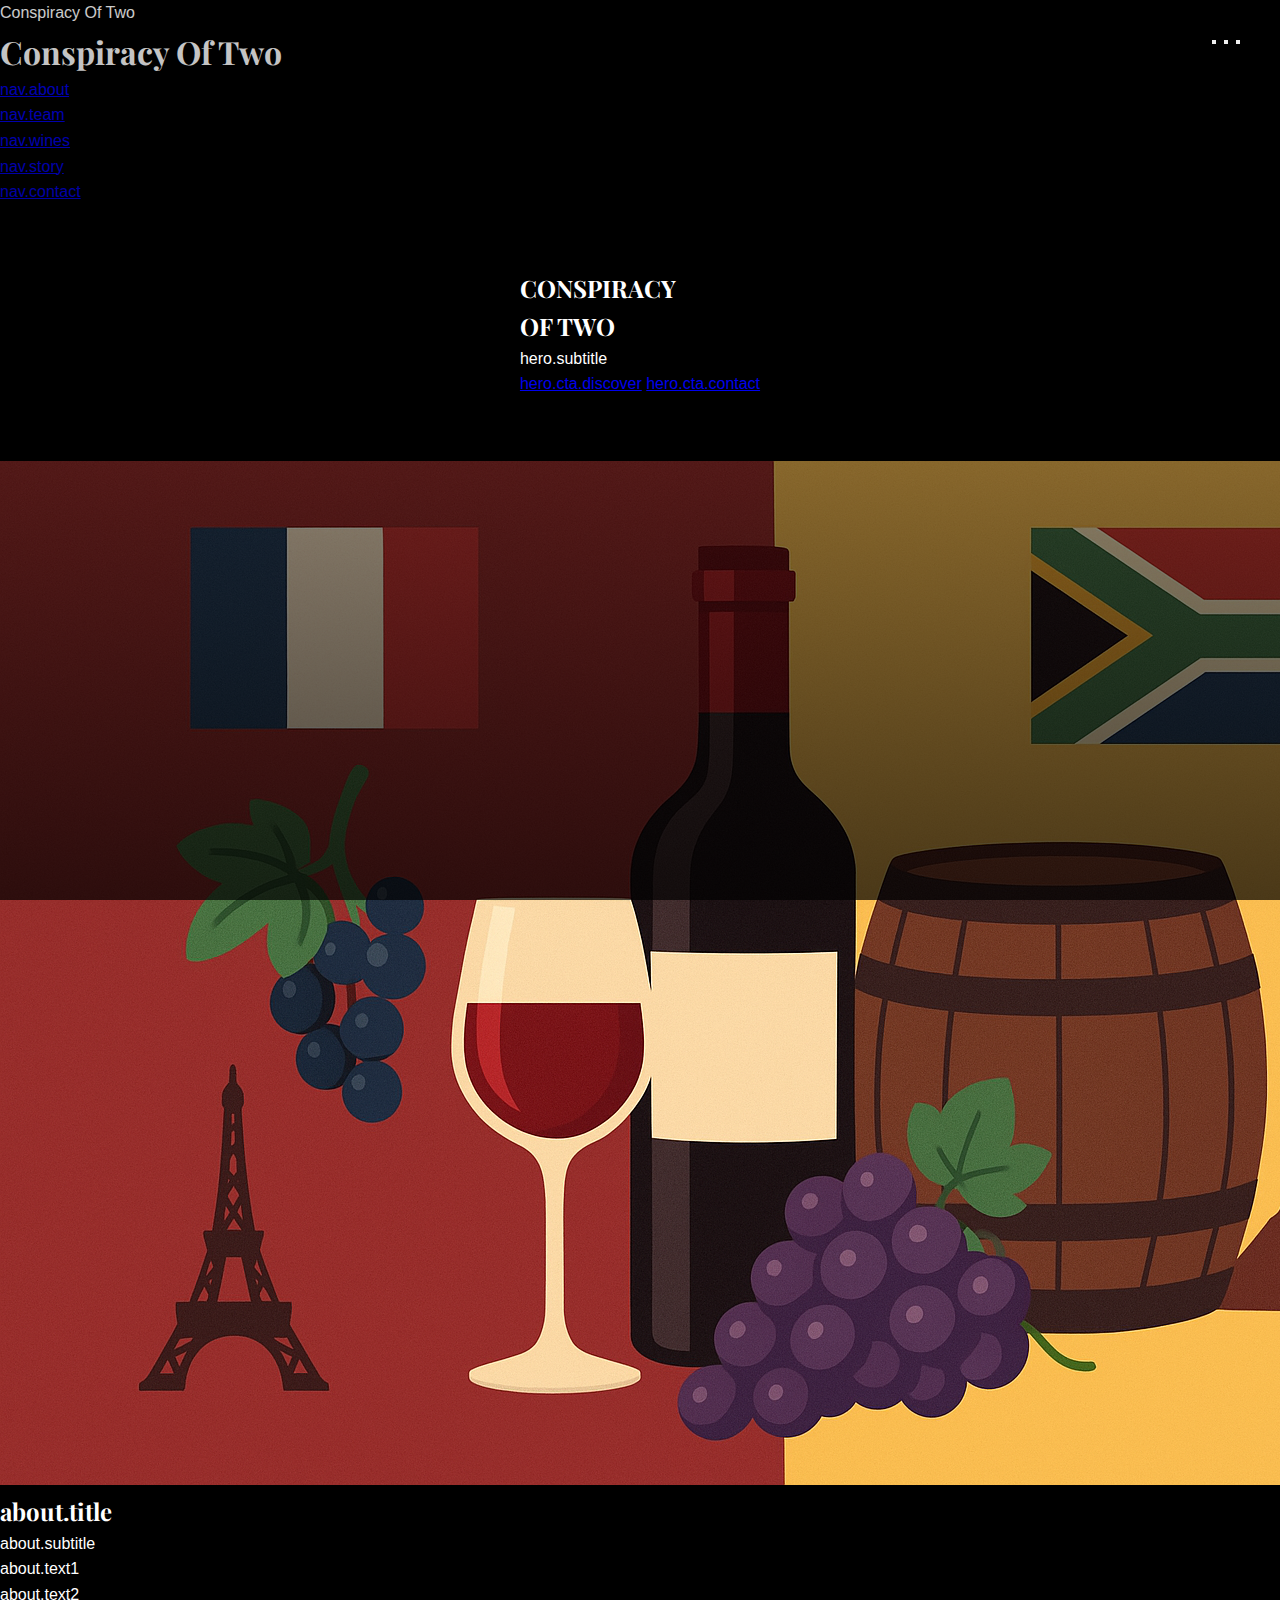
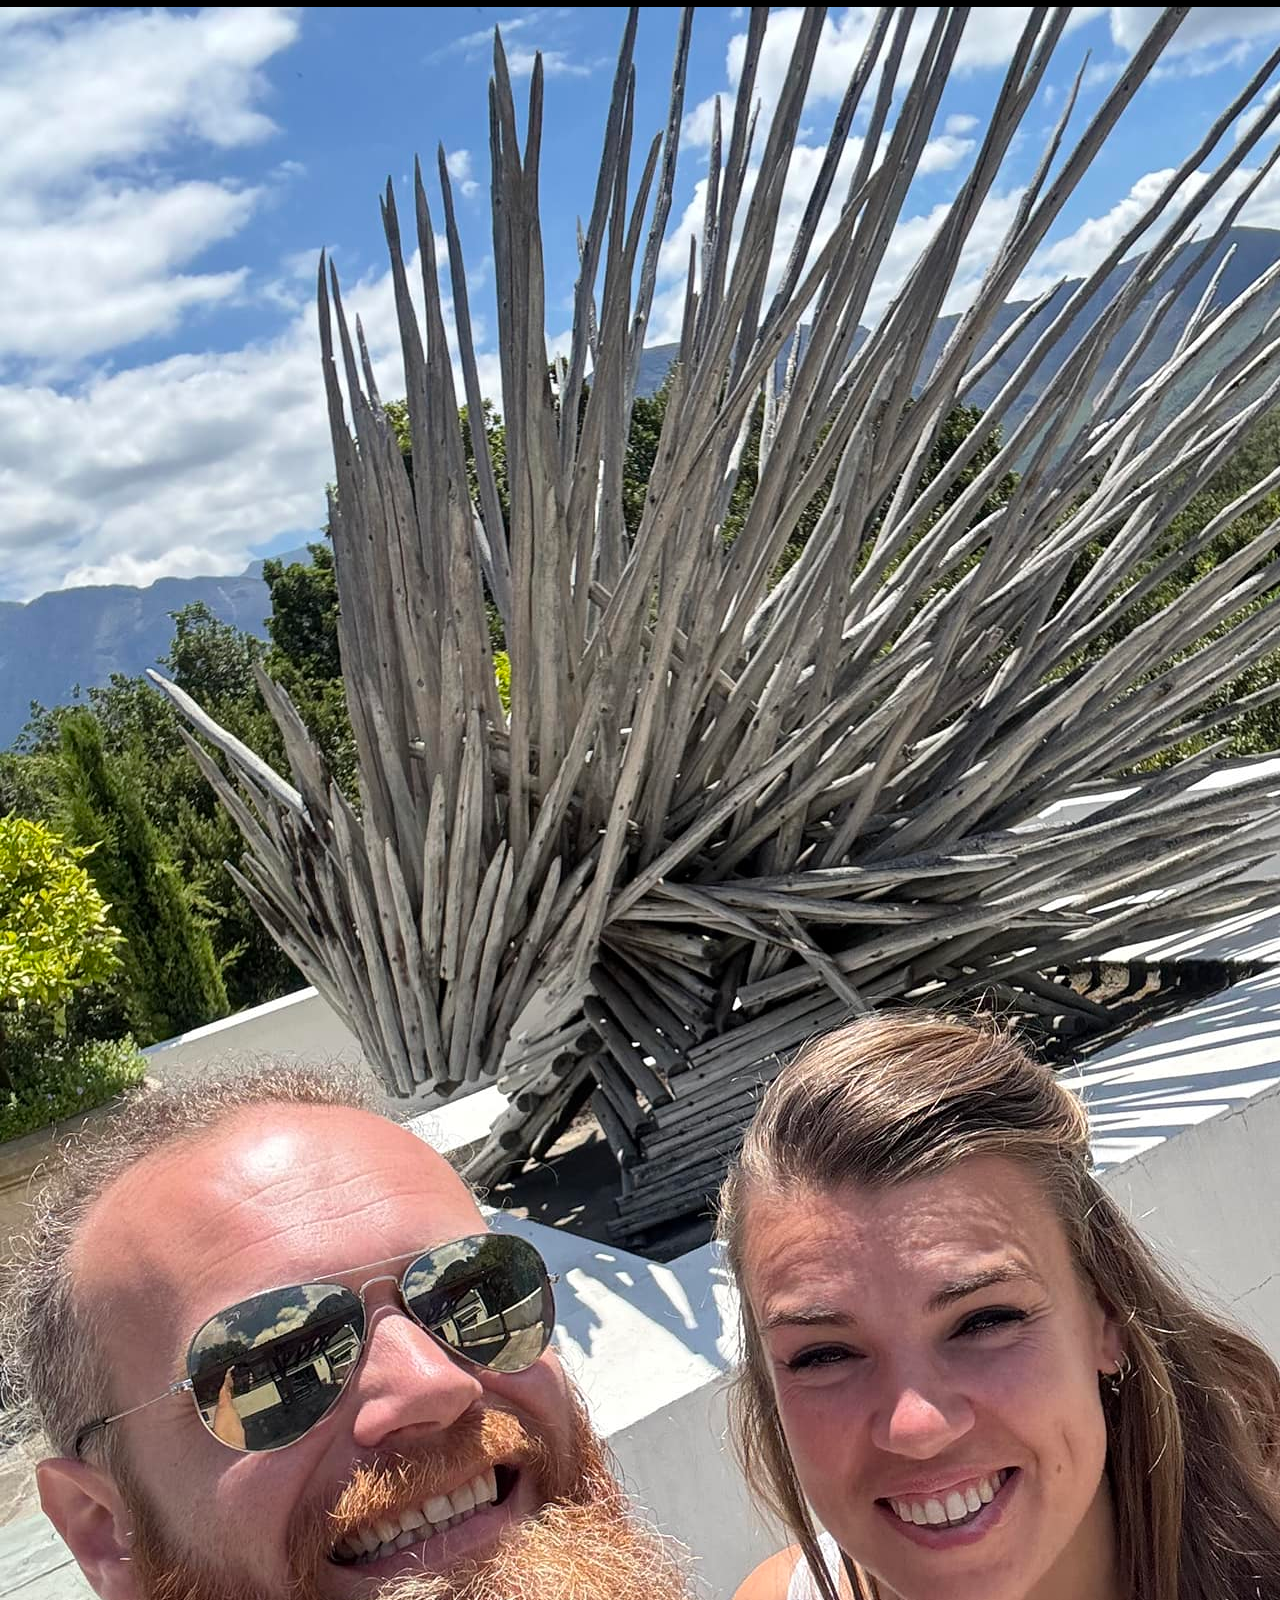
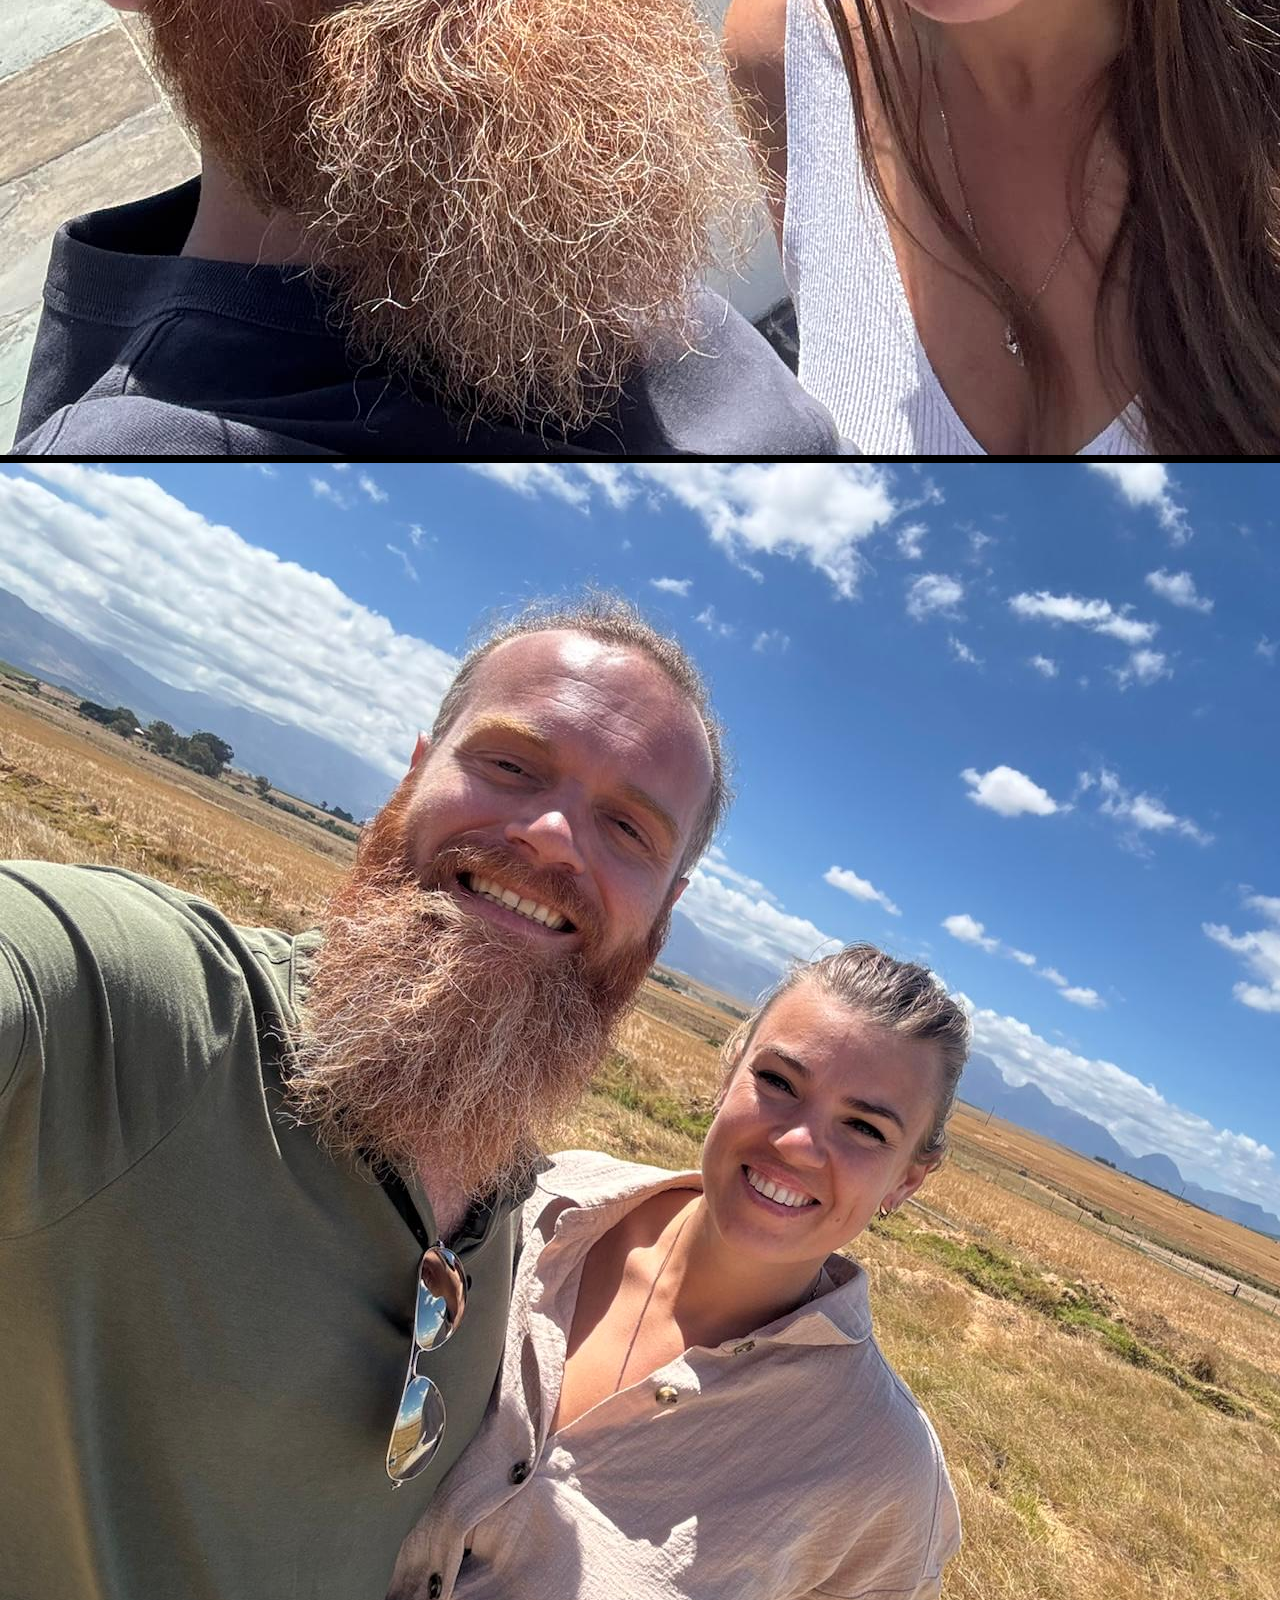
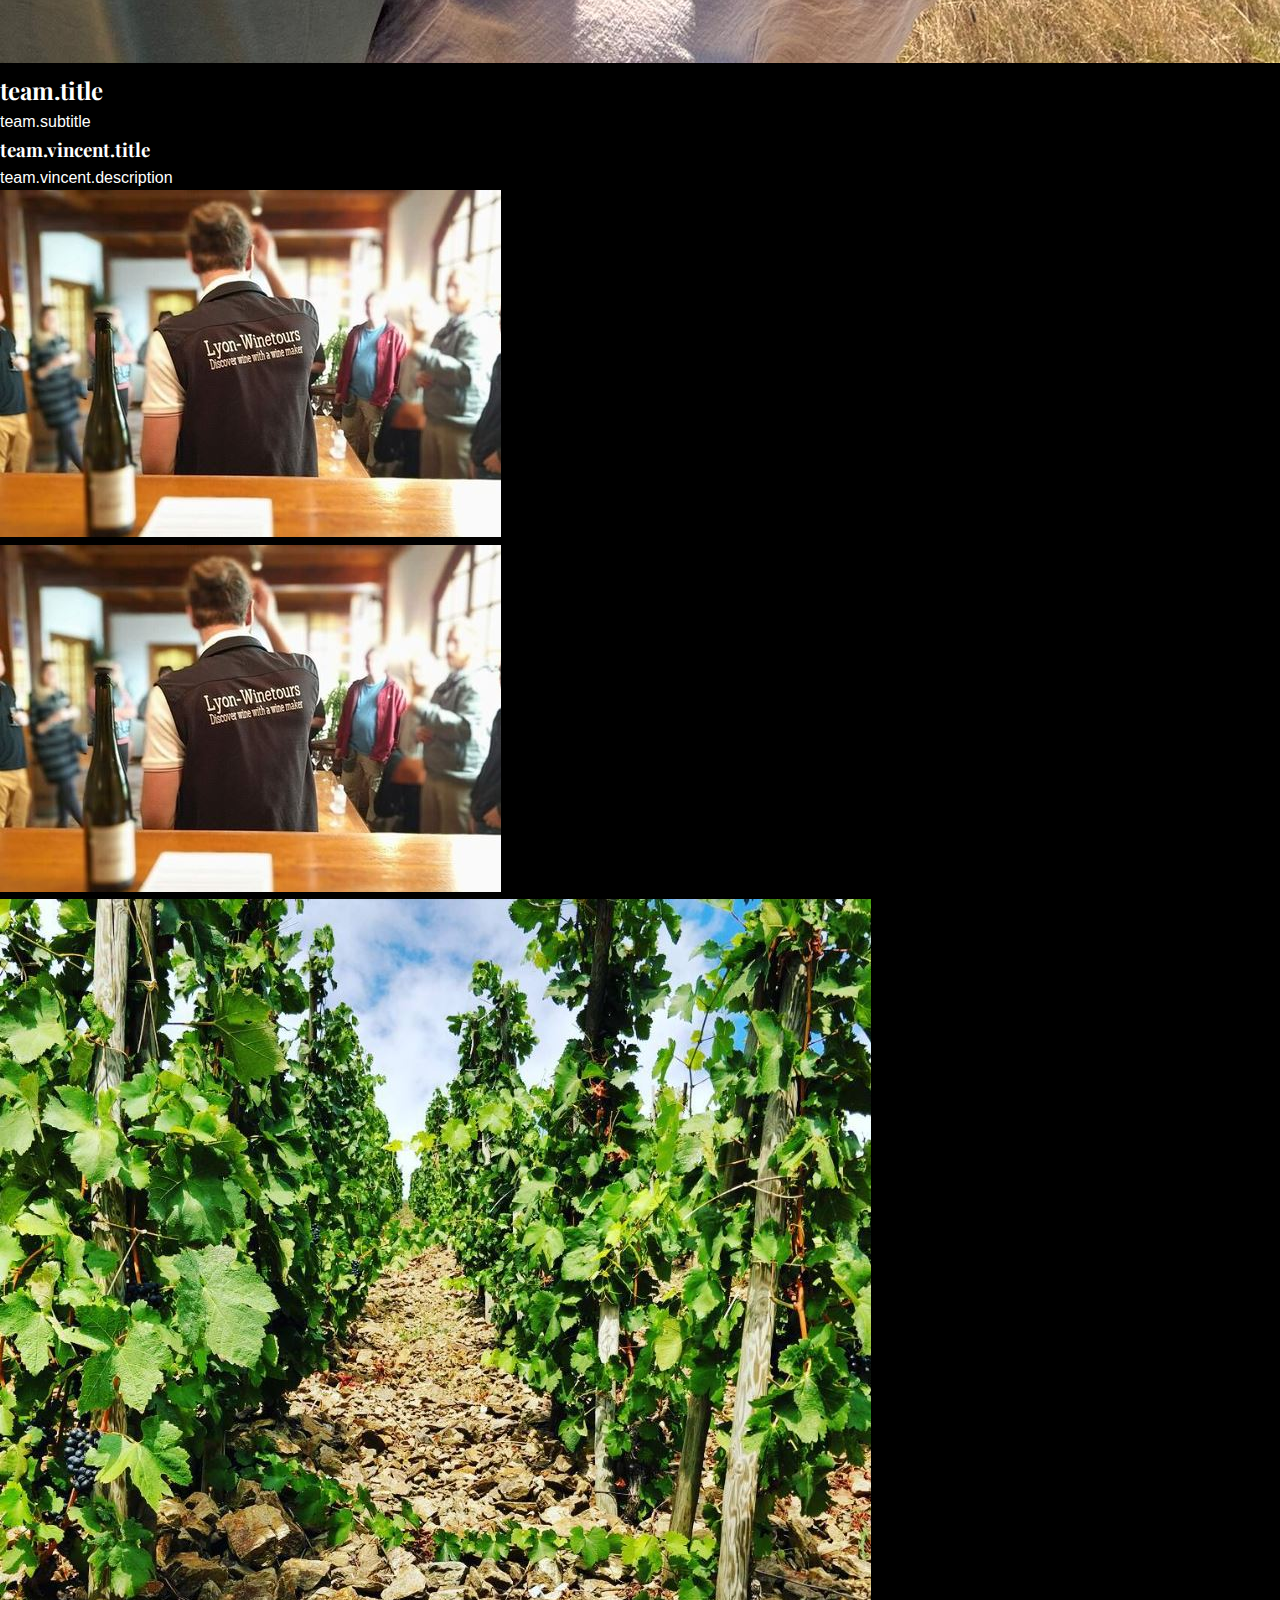
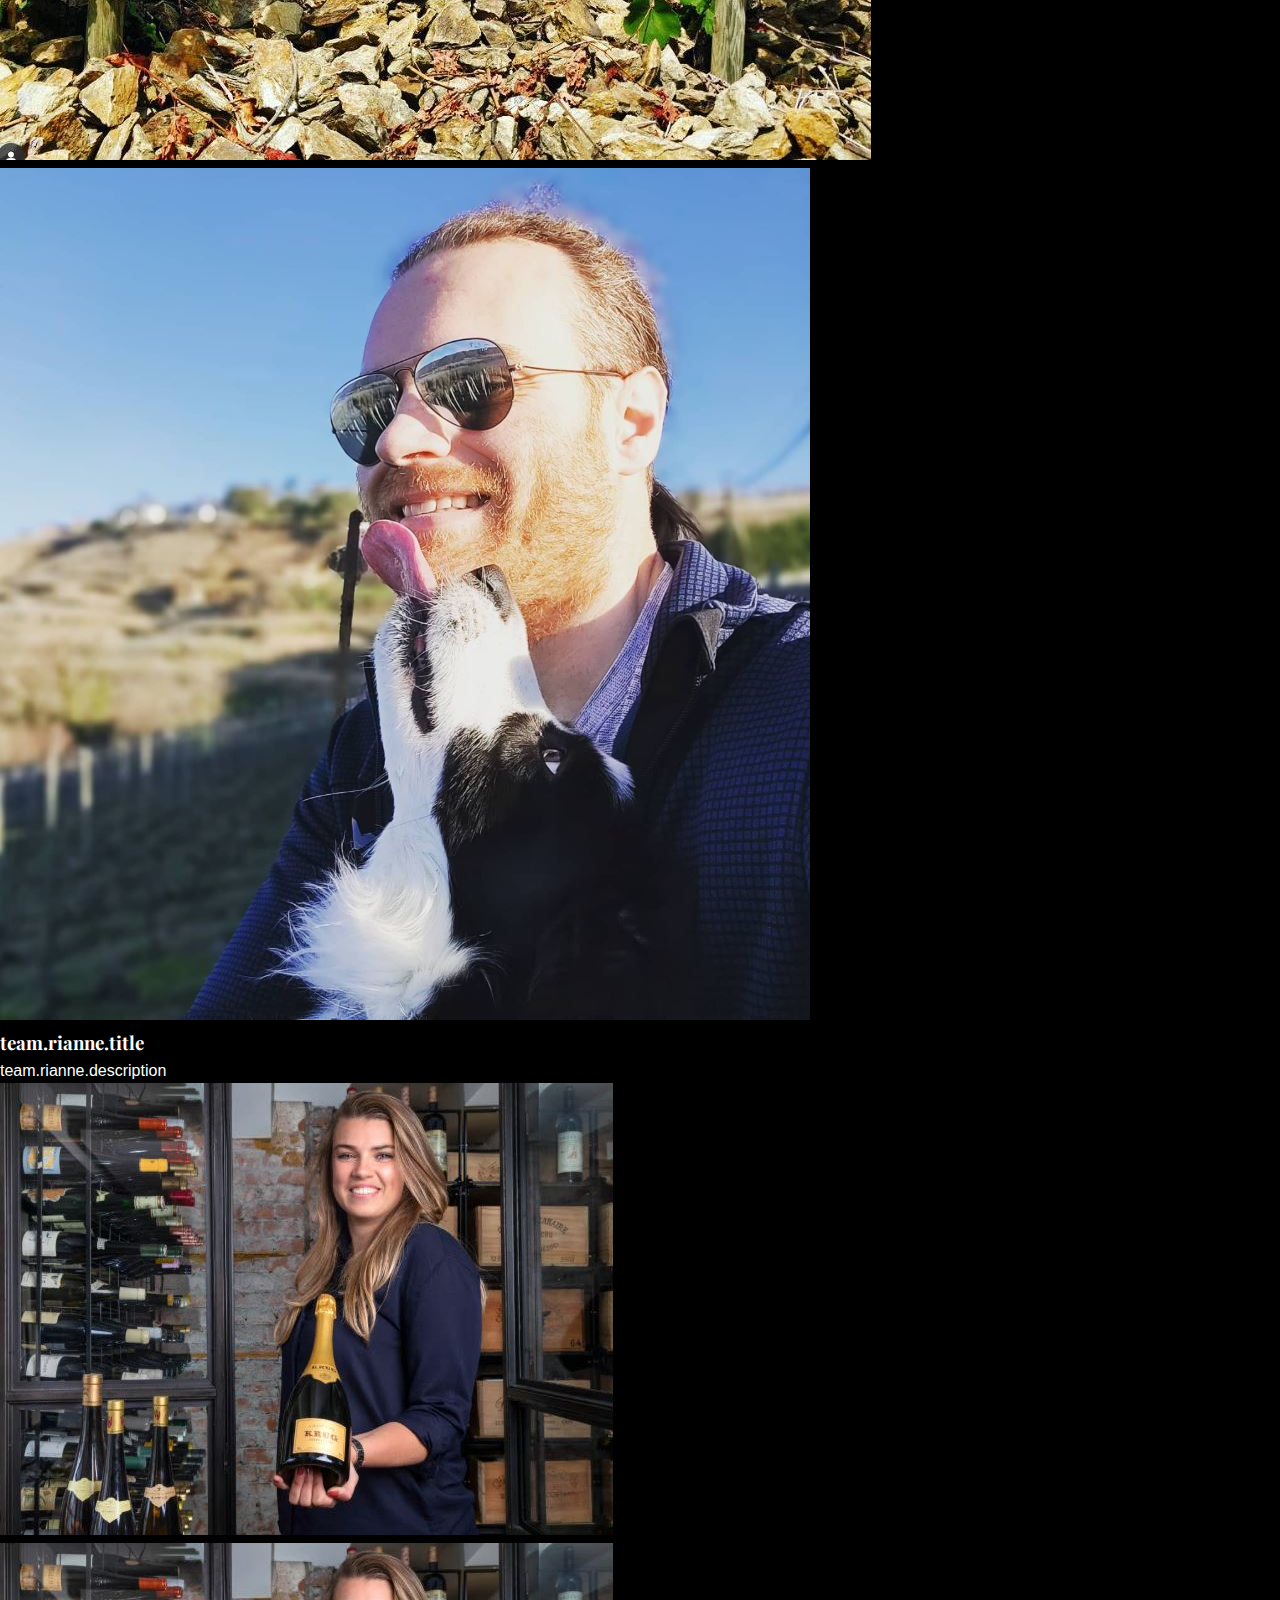
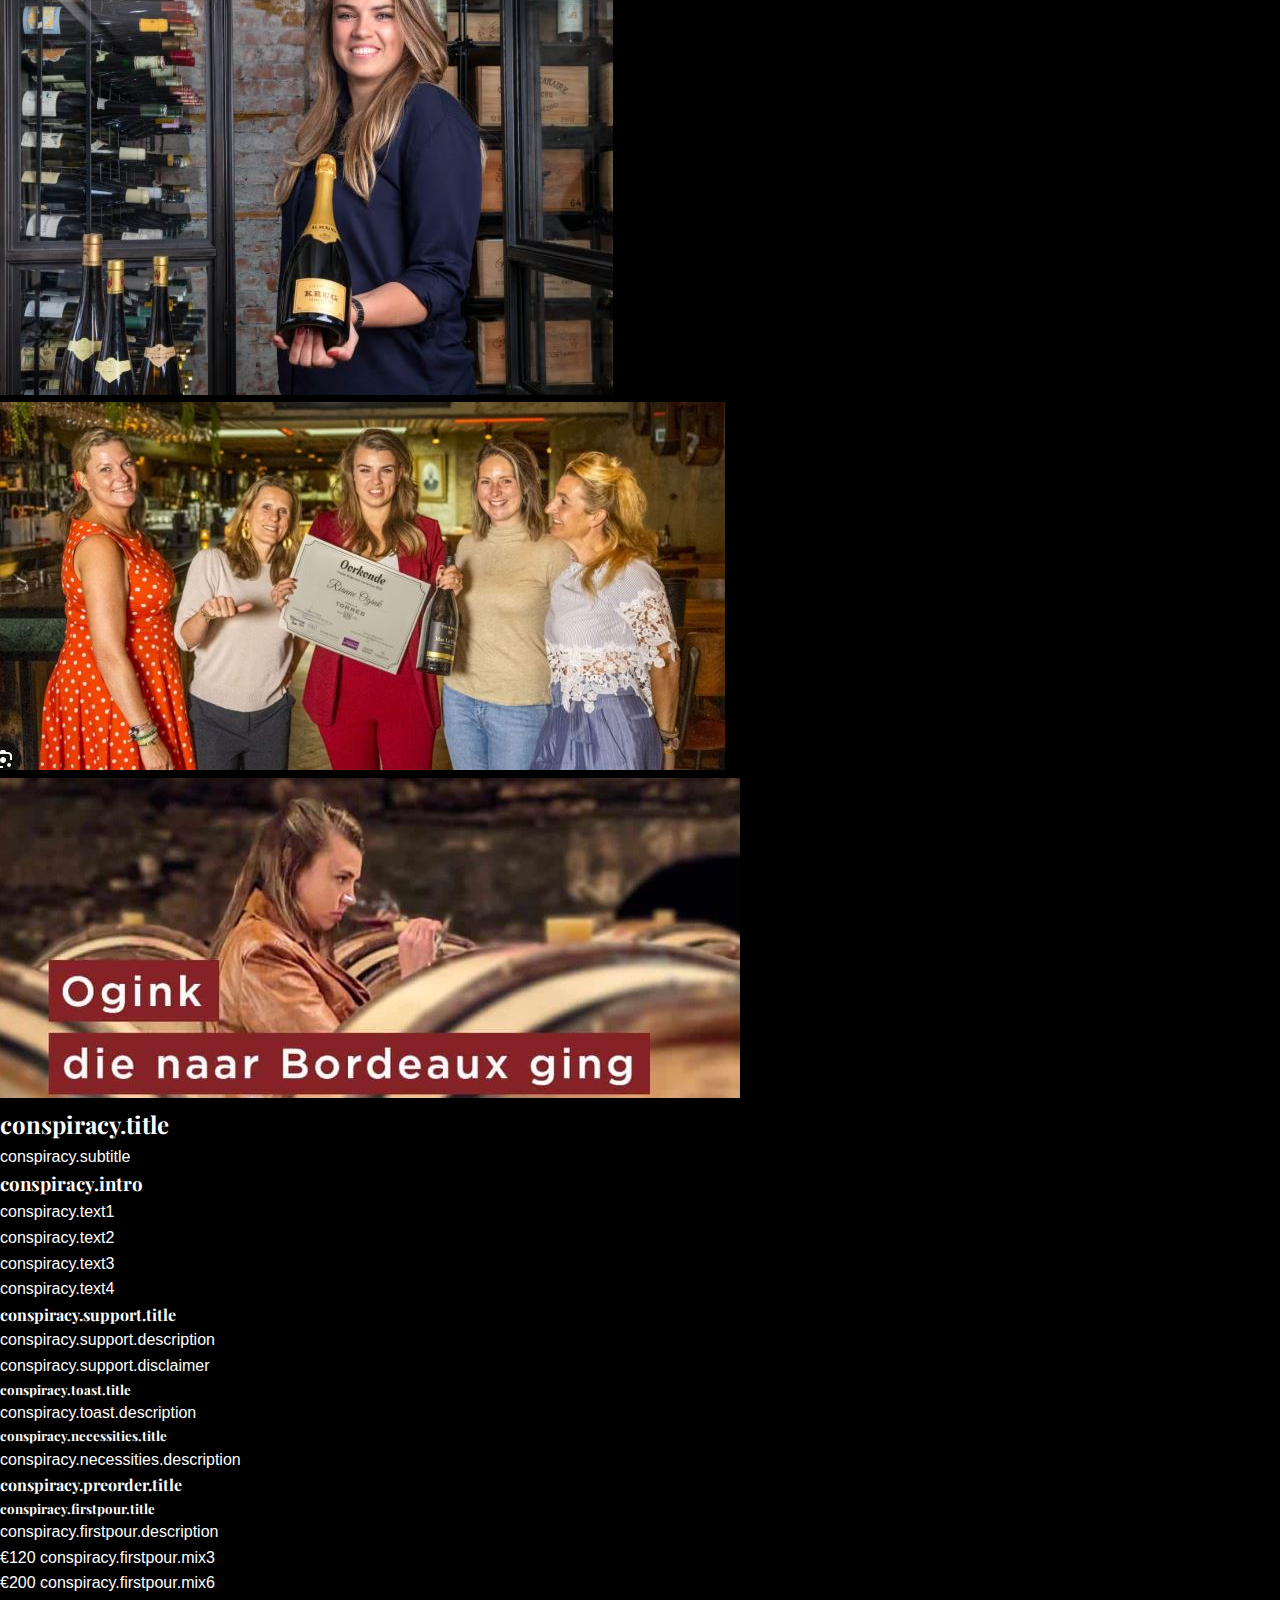
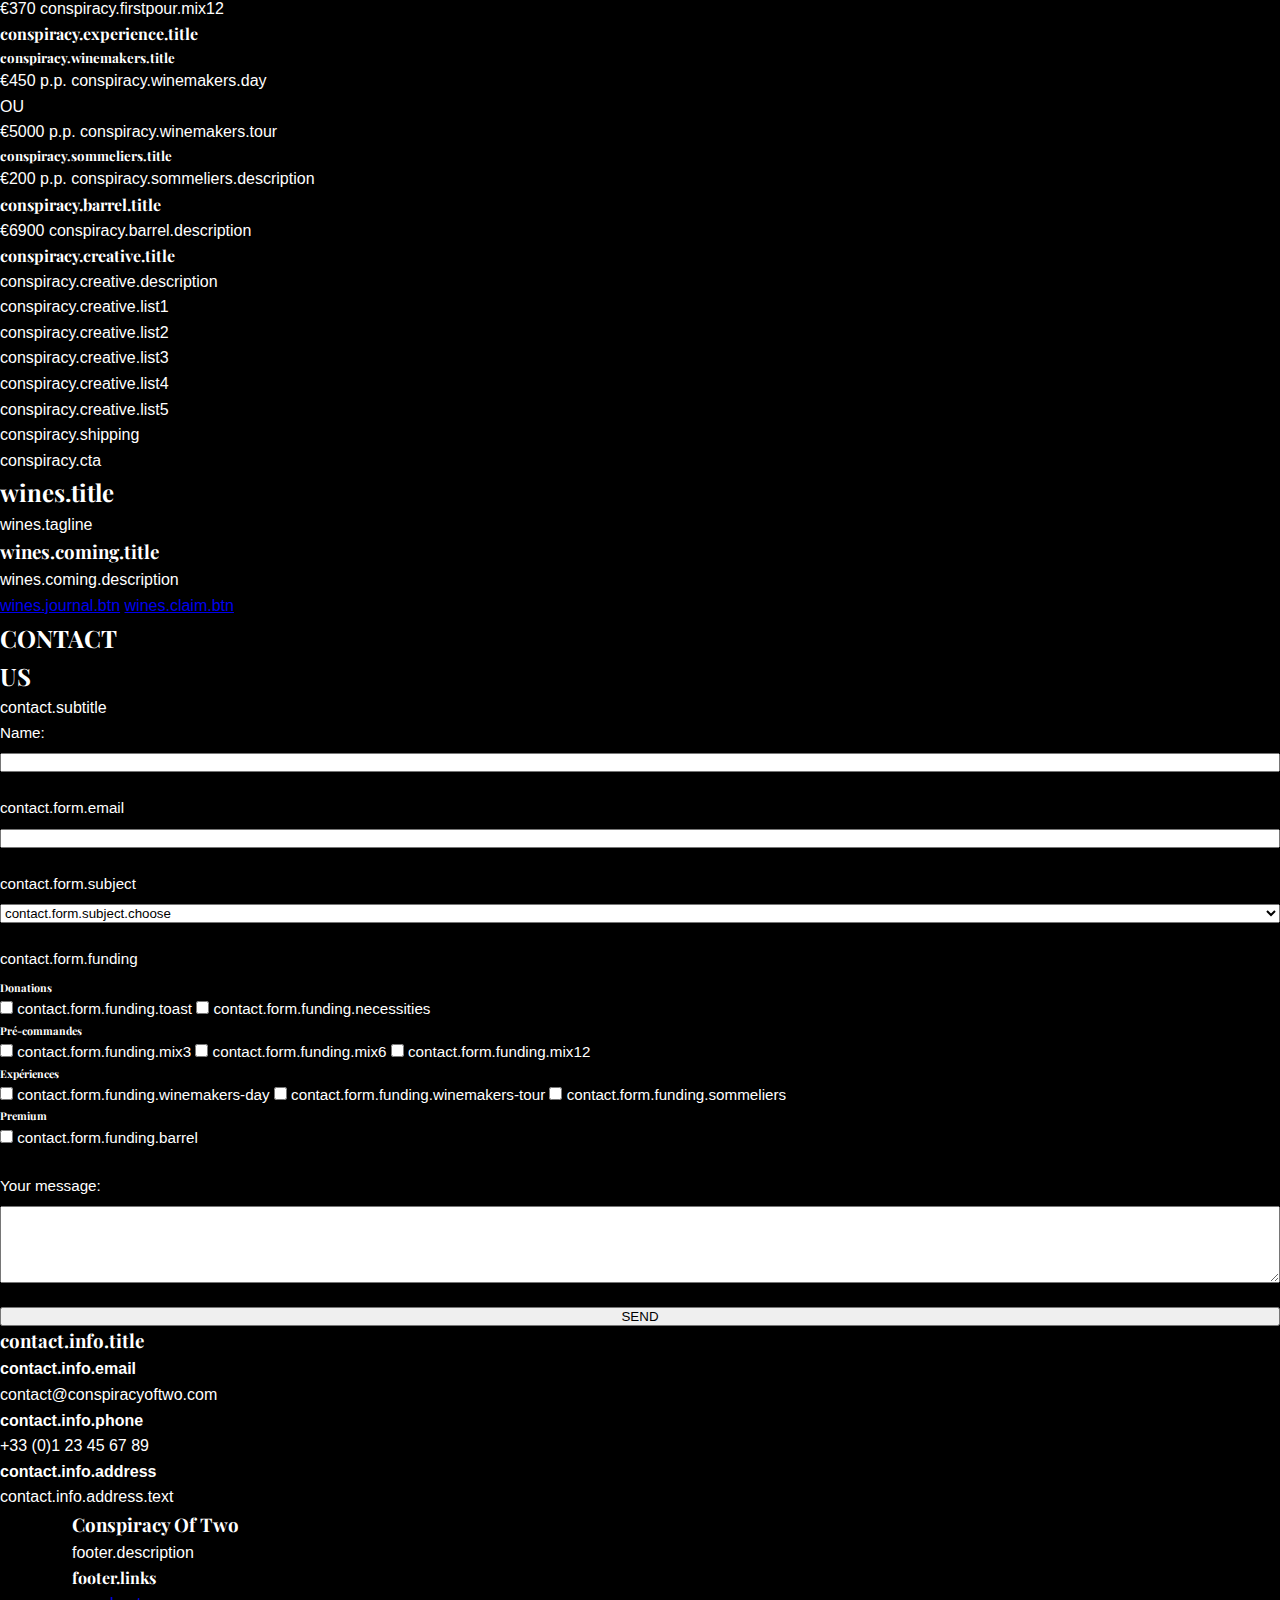
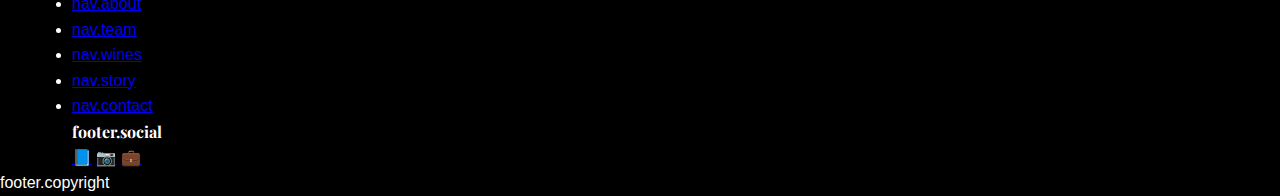
<file: version_0.1.html>
<!DOCTYPE html>
<html lang="fr">
<head>
    <meta charset="UTF-8">
    <meta name="viewport" content="width=device-width, initial-scale=1.0">
    <title>Conspiracy Of Two - Vins d'Afrique du Sud</title>
    <link rel="stylesheet" href="styles.css">
    <link rel="preconnect" href="https://fonts.googleapis.com">
    <link rel="preconnect" href="https://fonts.gstatic.com" crossorigin>
    <link href="https://fonts.googleapis.com/css2?family=Playfair+Display:wght@400;700&family=Inter:wght@300;400;500;600&display=swap" rel="stylesheet">
</head>
<body>
    <!-- Loading Screen -->
    <div id="loading-screen" class="loading-screen">
        <div class="loading-content">
            <div class="brand-animation">
                <span class="word word-1">Conspiracy</span>
                <span class="word word-2">Of</span>
                <span class="word word-3">Two</span>
            </div>
            <div class="loading-bar">
                <div class="loading-progress"></div>
            </div>
        </div>
    </div>

    <header class="header">
        <nav class="nav">
            <div class="nav-brand">
                <h1>Conspiracy Of Two</h1>
            </div>
            <ul class="nav-menu">
                <li><a href="#about" data-translate="nav.about">À Propos</a></li>
                <li><a href="#team" data-translate="nav.team">Équipe</a></li>
                <li><a href="#wines" data-translate="nav.wines">Nos Vins</a></li>
                <li><a href="#story" data-translate="nav.story">Notre Histoire</a></li>
                <li><a href="#contact" data-translate="nav.contact">Contact</a></li>
            </ul>
            <div class="language-selector">
                <button data-lang="fr" class="active flag-fr" title="Français">
                    <span class="flag-icon"></span>
                </button>
                <button data-lang="en" class="flag-gb" title="English">
                    <div class="uk-flag">
                        <div class="uk-bg"></div>
                        <div class="uk-horedstr"></div>
                        <div class="uk-horedstrsh"></div>
                        <div class="uk-veredstr"></div>
                        <div class="uk-veredstrsh"></div>
                        <div class="uk-bgdiagredstr"></div>
                        <div class="uk-bgwdiagredstr"></div>
                        <div class="uk-bgbdiagredstr"></div>
                        <div class="uk-bgcdiagredstr"></div>
                        <div class="uk-bgcwdiagredstr"></div>
                        <div class="uk-bgddiagredstr"></div>
                    </div>
                </button>
                <button data-lang="nl" class="flag-nl" title="Nederlands">
                    <span class="flag-icon"></span>
                </button>
            </div>
            <div class="nav-toggle">
                <span></span>
                <span></span>
                <span></span>
            </div>
        </nav>
    </header>

    <main>
        <!-- Hero Section -->
        <section class="hero">
            <div class="hero-background">
                <div class="hero-bg-image"></div>
                <div class="hero-diagonal"></div>
            </div>
            <div class="hero-container">
                <div class="hero-content">
                    <div class="hero-text-wrapper">
                        <h2 class="hero-title" data-translate="hero.title">L'Art de la Vinification</h2>
                        <p class="hero-subtitle" data-translate="hero.subtitle">Deux passions, un terroir d'exception en Afrique du Sud</p>
                        <div class="hero-cta">
                            <a href="#about" class="btn btn-primary" data-translate="hero.cta.discover">Découvrir</a>
                            <a href="#contact" class="btn btn-secondary" data-translate="hero.cta.contact">Nous Contacter</a>
                        </div>
                    </div>
                </div>
                <div class="hero-visual">
                    <div class="hero-image-container">
                        <img src="pictures/hero-pic.png" alt="Conspiracy Of Two - French and South African wine collaboration" class="hero-pic">
                        <div class="hero-overlay"></div>
                    </div>
                </div>
            </div>
        </section>

        <!-- About Section -->
        <section id="about" class="about">
            <div class="container">
                <div class="section-header">
                    <h2 data-translate="about.title">CONSPIRACY OF TWO</h2>
                    <p class="about-tagline" data-translate="about.subtitle">Quand deux chemins se croisent, le vin conspire</p>
                </div>
                <div class="about-content">
                    <div class="about-story">
                        <div class="about-text">
                            <p data-translate="about.text1">Conspiracy Of Two naît de la rencontre de deux passions et de deux cultures. Lui, français, elle, néerlandaise, unis par l'amour du vin et l'envie de créer quelque chose d'exceptionnel.</p>
                            <p data-translate="about.text2">Notre mission est de vinifier des vins d'exception en Afrique du Sud, en alliant les techniques traditionnelles européennes aux terroirs uniques de cette région viticole remarquable.</p>
                        </div>
                        <div class="about-images">
                            <div class="about-image">
                                <img src="pictures/vincent_rianne_ourstory.jpg" alt="Vincent et Rianne - Conspiracy Of Two">
                            </div>
                            <div class="about-image">
                                <img src="pictures/vincent_rianne_ourstory2.jpg" alt="Vincent et Rianne - Conspiracy Of Two">
                            </div>
                        </div>
                    </div>
                </div>
            </div>
        </section>

        <!-- Team Section -->
        <section id="team" class="team">
            <div class="container">
                <div class="section-header">
                    <h2 data-translate="team.title">Nos Fondateurs</h2>
                    <p data-translate="team.subtitle">Deux passionnés unis par l'amour du vin et l'excellence</p>
                </div>
                <div class="team-content">
                    <div class="team-member">
                        <div class="member-info">
                            <h3 data-translate="team.vincent.title">Vincent Pontet</h3>
                            <p class="member-description" data-translate="team.vincent.description">
                                Né et élevé à Condrieu (France), Vincent a appris son métier dans des caves de classe mondiale — d'E. Guigal dans le Rhône à Joseph Drouhin en Bourgogne, Giesen en Nouvelle-Zélande, Bimbadgen en Australie et Boekenhoutskloof en Afrique du Sud. Aujourd'hui, il partage ses connaissances à travers Lyon Winetours et son bar à vins Les Enfants du Rhône. Son coup de cœur ? Le Viognier bien sûr.
                            </p>
                        </div>
                        <div class="member-gallery">
                            <div class="gallery-container">
                                <div class="gallery-main">
                                    <img src="pictures/vincent1.JPG" alt="Vincent - Portrait" class="gallery-main-image active" data-member="vincent">
                                </div>
                                <div class="gallery-thumbnails">
                                    <img src="pictures/vincent1.JPG" alt="Vincent 1" class="thumbnail active" data-full="pictures/vincent1.JPG">
                                    <img src="pictures/vincent2.JPG" alt="Vincent 2" class="thumbnail" data-full="pictures/vincent2.JPG">
                                    <img src="pictures/vincent3.JPG" alt="Vincent 3" class="thumbnail" data-full="pictures/vincent3.JPG">
                                </div>
                            </div>
                        </div>
                    </div>

                    <div class="team-member reverse">
                        <div class="member-info">
                            <h3 data-translate="team.rianne.title">Rianne Ogink</h3>
                            <p class="member-description" data-translate="team.rianne.description">
                                Ancienne sommelière au restaurant étoilé Michelin Zoldering à Amsterdam. Rianne a voyagé à travers le monde pour explorer les régions viticoles tout en obtenant son diplôme WSET (niveau 4). Après une expérience pratique au Château Smith Haut Lafitte, Château Palmer à Bordeaux, et Damascene en Afrique du Sud, elle a travaillé (jusqu'à récemment) comme assistante vigneronne au célèbre domaine Georges Vernay à Condrieu. Sa passion ? La Syrah des coteaux escarpés.
                            </p>
                        </div>
                        <div class="member-gallery">
                            <div class="gallery-container">
                                <div class="gallery-main">
                                    <img src="pictures/rianne1.JPG" alt="Rianne - Portrait" class="gallery-main-image active" data-member="rianne">
                                </div>
                                <div class="gallery-thumbnails">
                                    <img src="pictures/rianne1.JPG" alt="Rianne 1" class="thumbnail active" data-full="pictures/rianne1.JPG">
                                    <img src="pictures/rianne2.JPG" alt="Rianne 2" class="thumbnail" data-full="pictures/rianne2.JPG">
                                    <img src="pictures/rianne3.JPG" alt="Rianne 3" class="thumbnail" data-full="pictures/rianne3.JPG">
                                </div>
                            </div>
                        </div>
                    </div>
                </div>
            </div>
        </section>

        <!-- Conspiracy of Many Section -->
        <section id="conspiracy" class="conspiracy">
            <div class="container">
                <div class="section-header">
                    <h2 data-translate="conspiracy.title">CONSPIRACY OF MANY</h2>
                    <p class="conspiracy-tagline" data-translate="conspiracy.subtitle">Une conspiration que vous voudrez rejoindre</p>
                </div>
                <div class="conspiracy-content">
                    <div class="conspiracy-intro">
                        <h3 data-translate="conspiracy.intro">Faites partie de notre conspiration !</h3>
                        <p data-translate="conspiracy.text1">Le vin, c'est plus qu'une boisson – ce sont des gens, un lieu et un moment. Ce sont des souvenirs et des rêves capturés dans une bouteille. Conspiracy of Two est notre façon de nous exprimer à travers le vin.</p>
                        <p data-translate="conspiracy.text2">Après des années d'apprentissage, de dégustation et de travail dans différents coins du monde viticole, nous sommes prêts à franchir la prochaine étape : créer des vins qui reflètent notre propre vision. Pour nous, il s'agit de liberté, de créativité et surtout de vin de qualité que nous aimons boire.</p>
                        <p data-translate="conspiracy.text3">En janvier 2026, nous partons pour la région renommée du Swartland en Afrique du Sud. Là, nous nous approvisionnerons en Chenin Blanc, Viognier et Syrah de haute qualité auprès de vignerons de confiance pour élaborer notre premier millésime. Un an plus tard, nous serons de retour pour la mise en bouteille. Peu après, au printemps 2027, nous serons prêts à partager les vins avec vous !</p>
                        <p data-translate="conspiracy.text4">C'est un long voyage avant que les premières gorgées puissent être prises, mais cela en vaudra la peine. Avec votre soutien, nous pouvons donner vie à Conspiracy of Two. Voici comment vous pouvez nous aider :</p>
                    </div>
                    
                    <div class="support-options">
                        <div class="support-section">
                            <h4 data-translate="conspiracy.support.title">SOUTENEZ-NOUS PAR DONATION</h4>
                            <p data-translate="conspiracy.support.description">Cet argent sera dépensé pour les raisins, la location de cave, les fûts, etc.</p>
                            <p class="disclaimer" data-translate="conspiracy.support.disclaimer">Avertissement : Les vins seront disponibles au printemps 2027</p>
                            
                            <div class="support-options-grid">
                                <div class="support-option">
                                    <h5 data-translate="conspiracy.toast.title">Un toast de loin</h5>
                                    <p data-translate="conspiracy.toast.description">€montant libre – Chaque euro est une grande aide ! Votre nom sera noté sur l'un de nos fûts. Vous recevrez des mises à jour exclusives et des images en coulisses par e-mail.</p>
                                </div>
                                <div class="support-option">
                                    <h5 data-translate="conspiracy.necessities.title">Nécessités de conspiration</h5>
                                    <p data-translate="conspiracy.necessities.description">€50 - Porte-clés, tire-bouchon, sac en lin, T-shirt</p>
                                </div>
                            </div>
                        </div>
                        
                        <div class="support-section">
                            <h4 data-translate="conspiracy.preorder.title">PRÉ-COMMANDEZ NOS BOUTEILLES</h4>
                            <div class="preorder-option">
                                <h5 data-translate="conspiracy.firstpour.title">Le pack première dégustation</h5>
                                <p data-translate="conspiracy.firstpour.description">Avec explication</p>
                                <div class="price-options">
                                    <div class="price-option">
                                        <span class="price-highlight">€120</span>
                                        <span class="price-description" data-translate="conspiracy.firstpour.mix3">Caisse mixte 3 bouteilles</span>
                                    </div>
                                    <div class="price-option">
                                        <span class="price-highlight">€200</span>
                                        <span class="price-description" data-translate="conspiracy.firstpour.mix6">Caisse mixte 6 bouteilles</span>
                                    </div>
                                    <div class="price-option">
                                        <span class="price-highlight">€370</span>
                                        <span class="price-description" data-translate="conspiracy.firstpour.mix12">Caisse mixte 12 bouteilles</span>
                                    </div>
                                </div>
                            </div>
                        </div>
                        
                        <div class="support-section">
                            <h4 data-translate="conspiracy.experience.title">VIVEZ LA CONSPIRATION</h4>
                            <div class="experience-options">
                                <div class="experience-option">
                                    <h5 data-translate="conspiracy.winemakers.title">Le pack vignerons</h5>
                                    <div class="winemaker-option highlighted">
                                        <span class="price-highlight">€450 p.p.</span>
                                        <span class="price-description" data-translate="conspiracy.winemakers.day">Passez une journée à visiter avec nous à Condrieu, France, pour découvrir la version européenne du Viognier et de la Syrah. Déjeuner et transport depuis Lyon inclus.</span>
                                    </div>
                                    <div class="option-separator">OU</div>
                                    <div class="winemaker-option highlighted">
                                        <span class="price-highlight">€5000 p.p.</span>
                                        <span class="price-description" data-translate="conspiracy.winemakers.tour">Passez 5 jours en visite privée avec nous. Nous découvrirons les régions viticoles d'Afrique du Sud pour découvrir nos cépages à travers différentes dégustations et visites, hôtel, transport et déjeuners inclus (billets d'avion exclus).</span>
                                    </div>
                                </div>
                                <div class="experience-option">
                                    <h5 data-translate="conspiracy.sommeliers.title">Le pack sommeliers</h5>
                                    <div class="winemaker-option highlighted">
                                        <span class="price-highlight">€200 p.p.</span>
                                        <span class="price-description" data-translate="conspiracy.sommeliers.description">Profitez d'un dîner exclusif avec nous à Condrieu (France) ou en Afrique du Sud (frais de voyage non inclus) avec des vins exclusifs de Viognier, Chenin Blanc et Syrah. Maximum 6 personnes par réservation</span>
                                    </div>
                                </div>
                            </div>
                        </div>
                        
                        <div class="support-section">
                            <h4 data-translate="conspiracy.barrel.title">SOYEZ LA CONSPIRATION</h4>
                            <div class="winemaker-option highlighted">
                                <span class="price-highlight">€6900</span>
                                <span class="price-description" data-translate="conspiracy.barrel.description">Achetez votre fût (environ 250 bouteilles de vin au choix) et obtenez votre bouteille avec caisse spécialisée</span>
                            </div>
                        </div>
                        
                        <div class="support-section">
                            <h4 data-translate="conspiracy.creative.title">FAÇONS CRÉATIVES DE REJOINDRE LA CONSPIRATION</h4>
                            <p data-translate="conspiracy.creative.description">Il pourrait y avoir une autre façon de nous aider. Pensez par exemple à :</p>
                            <ul class="creative-list">
                                <li data-translate="conspiracy.creative.list1">Présenter nos vins à vos amis</li>
                                <li data-translate="conspiracy.creative.list2">Importer nos vins</li>
                                <li data-translate="conspiracy.creative.list3">Écrire sur notre parcours de conspiration viticole</li>
                                <li data-translate="conspiracy.creative.list4">Montage professionnel d'images et de vidéos</li>
                                <li data-translate="conspiracy.creative.list5">Conseils juridiques/comptables</li>
                            </ul>
                        </div>
                    </div>
                    
                    <div class="conspiracy-footer">
                        <p class="shipping-info" data-translate="conspiracy.shipping">*Tous les vins seront expédiés avec assurance et suivi, frais d'expédition non inclus</p>
                        <p class="cta-text" data-translate="conspiracy.cta">Veuillez cliquer sur votre façon préférée de soutenir et laisser vos coordonnées pour que nous puissions vous contacter !</p>
                    </div>
                </div>
            </div>
        </section>

        <!-- Wines Section -->
        <section id="wines" class="wines">
            <div class="container">
                <div class="section-header">
                    <h2 data-translate="wines.title">OUR WINES</h2>
                    <p class="wines-tagline" data-translate="wines.tagline">Chenin Blanc, Viognier and Syrah crafted in South Africa, conspired across the world</p>
                </div>
                
                <div class="wines-content">
                    <div class="wines-coming-soon">
                        <h3 data-translate="wines.coming.title">Soon to be revealed</h3>
                        <p data-translate="wines.coming.description">Do you want to be the first to know? Follow our winemaker's journal 'Fresh Conspiracies'</p>
                        
                        <div class="wines-buttons">
                            <a href="#" class="btn-primary" data-translate="wines.journal.btn">Fresh Conspiracies</a>
                            <a href="#conspiracy" class="btn-secondary" data-translate="wines.claim.btn">Claim your bottles</a>
                        </div>
                    </div>
                </div>
            </div>
        </section>


        <!-- Contact Section -->
        <section id="contact" class="contact">
            <div class="container">
                <div class="section-header">
                    <h2 data-translate="contact.title">Contactez-Nous</h2>
                    <p data-translate="contact.subtitle">Nous serions ravis d'échanger avec vous sur nos vins et notre passion</p>
                </div>
                <div class="contact-content">
                    <form class="contact-form" id="contactForm">
                        <div class="form-group">
                            <label for="name" data-translate="contact.form.name">Nom *</label>
                            <input type="text" id="name" name="name" required>
                        </div>
                        <div class="form-group">
                            <label for="email" data-translate="contact.form.email">Email *</label>
                            <input type="email" id="email" name="email" required>
                        </div>
                        <div class="form-group">
                            <label for="subject" data-translate="contact.form.subject">Sujet</label>
                            <select id="subject" name="subject">
                                <option value="" data-translate="contact.form.subject.choose">Choisissez un sujet</option>
                                <option value="information" data-translate="contact.form.subject.info">Demande d'information</option>
                                <option value="partnership" data-translate="contact.form.subject.partnership">Partenariat</option>
                                <option value="distribution" data-translate="contact.form.subject.distribution">Distribution</option>
                                <option value="other" data-translate="contact.form.subject.other">Autre</option>
                            </select>
                        </div>
                        <div class="form-group">
                            <label data-translate="contact.form.funding">Options de financement participatif</label>
                            <div class="funding-options">
                                <div class="funding-category">
                                    <h6>Donations</h6>
                                    <div class="checkbox-group">
                                        <label class="checkbox-label">
                                            <input type="checkbox" name="funding-option" value="toast">
                                            <span data-translate="contact.form.funding.toast">Un toast de loin (€montant libre)</span>
                                        </label>
                                        <label class="checkbox-label">
                                            <input type="checkbox" name="funding-option" value="necessities">
                                            <span data-translate="contact.form.funding.necessities">Nécessités de conspiration (€50)</span>
                                        </label>
                                    </div>
                                </div>
                                
                                <div class="funding-category">
                                    <h6>Pré-commandes</h6>
                                    <div class="checkbox-group">
                                        <label class="checkbox-label">
                                            <input type="checkbox" name="funding-option" value="mix3">
                                            <span data-translate="contact.form.funding.mix3">Pack première dégustation - 3 bouteilles (€120)</span>
                                        </label>
                                        <label class="checkbox-label">
                                            <input type="checkbox" name="funding-option" value="mix6">
                                            <span data-translate="contact.form.funding.mix6">Pack première dégustation - 6 bouteilles (€200)</span>
                                        </label>
                                        <label class="checkbox-label">
                                            <input type="checkbox" name="funding-option" value="mix12">
                                            <span data-translate="contact.form.funding.mix12">Pack première dégustation - 12 bouteilles (€370)</span>
                                        </label>
                                    </div>
                                </div>
                                
                                <div class="funding-category">
                                    <h6>Expériences</h6>
                                    <div class="checkbox-group">
                                        <label class="checkbox-label">
                                            <input type="checkbox" name="funding-option" value="winemakers-day">
                                            <span data-translate="contact.form.funding.winemakers-day">Pack vignerons - Journée Condrieu (€450 p.p.)</span>
                                        </label>
                                        <label class="checkbox-label">
                                            <input type="checkbox" name="funding-option" value="winemakers-tour">
                                            <span data-translate="contact.form.funding.winemakers-tour">Pack vignerons - 5 jours Afrique du Sud (€5000 p.p.)</span>
                                        </label>
                                        <label class="checkbox-label">
                                            <input type="checkbox" name="funding-option" value="sommeliers">
                                            <span data-translate="contact.form.funding.sommeliers">Pack sommeliers - Dîner exclusif (€200 p.p.)</span>
                                        </label>
                                    </div>
                                </div>
                                
                                <div class="funding-category">
                                    <h6>Premium</h6>
                                    <div class="checkbox-group">
                                        <label class="checkbox-label">
                                            <input type="checkbox" name="funding-option" value="barrel">
                                            <span data-translate="contact.form.funding.barrel">Achat de fût complet (€6900)</span>
                                        </label>
                                    </div>
                                </div>
                            </div>
                        </div>
                        <div class="form-group">
                            <label for="message" data-translate="contact.form.message">Message *</label>
                            <textarea id="message" name="message" rows="5" required></textarea>
                        </div>
                        <button type="submit" class="btn btn-primary" data-translate="contact.form.submit">Envoyer le Message</button>
                    </form>
                    
                    <div class="contact-info">
                        <h3 data-translate="contact.info.title">Informations</h3>
                        <div class="contact-items">
                            <div class="contact-item">
                                <strong data-translate="contact.info.email">📧 Email</strong>
                                <p>contact@conspiracyoftwo.com</p>
                            </div>
                            <div class="contact-item">
                                <strong data-translate="contact.info.phone">📱 Téléphone</strong>
                                <p>+33 (0)1 23 45 67 89</p>
                            </div>
                            <div class="contact-item">
                                <strong data-translate="contact.info.address">📍 Adresse</strong>
                                <p data-translate="contact.info.address.text">Stellenbosch, Afrique du Sud<br>
                                Bureau Europe : Paris, France</p>
                            </div>
                        </div>
                    </div>
                </div>
            </div>
        </section>
    </main>

    <footer class="footer">
        <div class="container">
            <div class="footer-content">
                <div class="footer-brand">
                    <h3>Conspiracy Of Two</h3>
                    <p data-translate="footer.description">L'excellence viticole franco-néerlandaise en Afrique du Sud</p>
                </div>
                <div class="footer-links">
                    <h4 data-translate="footer.links">Liens Rapides</h4>
                    <ul>
                        <li><a href="#about" data-translate="nav.about">À Propos</a></li>
                        <li><a href="#team" data-translate="nav.team">Équipe</a></li>
                        <li><a href="#wines" data-translate="nav.wines">Nos Vins</a></li>
                        <li><a href="#story" data-translate="nav.story">Notre Histoire</a></li>
                        <li><a href="#contact" data-translate="nav.contact">Contact</a></li>
                    </ul>
                </div>
                <div class="footer-social">
                    <h4 data-translate="footer.social">Suivez-Nous</h4>
                    <div class="social-links">
                        <a href="#" aria-label="Facebook">📘</a>
                        <a href="#" aria-label="Instagram">📷</a>
                        <a href="#" aria-label="LinkedIn">💼</a>
                    </div>
                </div>
            </div>
            <div class="footer-bottom">
                <p data-translate="footer.copyright">&copy; 2024 Conspiracy Of Two. Tous droits réservés. | L'abus d'alcool est dangereux pour la santé, à consommer avec modération.</p>
            </div>
        </div>
    </footer>

    <script src="translations.js"></script>
    <script src="script.js"></script>
</body>
</html>
</file>
<file: styles.css>
/* Reset and Base Styles */
* {
    margin: 0;
    padding: 0;
    box-sizing: border-box;
}

html, body {
    overflow-x: hidden;
    max-width: 100%;
}

body {
    font-family: 'Avenir Next', 'Avenir', -apple-system, BlinkMacSystemFont, 'Segoe UI', sans-serif;
    background-color: #000000;
    color: #ffffff;
    line-height: 1.6;
}

/* Font families */
h1, h2, h3, h4, h5, h6,
.hero-names,
.main-title,
.founder-name,
.wines-title,
.crowdfunding-title,
.funding-name,
.contact-title,
.adventure-title {
    font-family: 'Playfair Display', 'The Seasons', serif;
}

.adventure-subtitle {
    font-family: 'Inter', 'Helvetica Neue', Arial, sans-serif;
}

/* Language Selector */
.language-selector {
    position: fixed;
    top: 2rem;
    right: 2rem;
    z-index: 1000;
    display: flex;
    gap: 0.5rem;
    background-color: transparent;
    padding: 0.5rem;
    border-radius: 8px;
    backdrop-filter: blur(10px);
}

/* Section Navigator Button */
.section-navigator {
    position: fixed;
    bottom: 2rem;
    right: 2rem;
    z-index: 1000;
    width: 60px;
    height: 60px;
    background-color: #ffffff;
    border: 2px solid #ffffff;
    border-radius: 50%;
    cursor: pointer;
    display: flex;
    align-items: center;
    justify-content: center;
    transition: all 0.3s ease;
    box-shadow: 0 4px 12px rgba(0, 0, 0, 0.3);
}

.section-navigator:hover {
    background-color: #000000;
    transform: translateY(-4px);
    box-shadow: 0 8px 20px rgba(255, 255, 255, 0.2);
}

.section-navigator svg {
    width: 24px;
    height: 24px;
    stroke: #000000;
    transition: stroke 0.3s ease;
}

.section-navigator:hover svg {
    stroke: #ffffff;
}

.lang-btn {
    background-color: transparent;
    color: #ffffff;
    border: 2px solid #ffffff;
    padding: 0.5rem 1rem;
    border-radius: 4px;
    cursor: pointer;
    font-size: 0.9rem;
    font-weight: 600;
    transition: all 0.3s ease;
}

.lang-btn:hover {
    background-color: #ffffff;
    color: #000000;
    border-color: #ffffff;
}

.lang-btn.active {
    background-color: #ffffff;
    color: #000000;
    border-color: #ffffff;
}

/* Hero Grapes Section */
.hero-grapes {
    position: relative;
    height: 100vh;
    min-height: 600px;
    overflow: hidden;
}

.hero-grapes-bg {
    position: absolute;
    top: 0;
    left: 0;
    width: 100%;
    height: 100%;
}

.hero-bg-image {
    width: 100%;
    height: 100%;
    object-fit: cover;
    object-position: center;
}

.hero-overlay {
    position: absolute;
    top: 0;
    left: 0;
    width: 100%;
    height: 100%;
    background: linear-gradient(rgba(0, 0, 0, 0.2), rgba(0, 0, 0, 0.7));
}

.hero-content {
    position: relative;
    z-index: 2;
    height: 100%;
    display: flex;
    align-items: center;
    justify-content: center;
    padding: 4rem 3rem;
}

.hero-names {
    font-size: clamp(2rem, 5vw, 4rem);
    font-weight: 900;
    color: #ffffff;
    text-align: center;
    letter-spacing: 0.05em;
    text-shadow: 3px 3px 12px rgba(0, 0, 0, 0.8);
    line-height: 1.2;
    text-transform: uppercase;
    display: flex;
    flex-direction: column;
    align-items: center;
    gap: 0.5rem;
}

.hero-name-line {
    display: block;
    white-space: nowrap;
}

.hero-ampersand {
    display: block;
    font-size: 0.8em;
}

/* Main Hero Section */
.main-hero {
    background-color: #1a1a1a;
    padding: 8rem 0;
    min-height: 80vh;
    display: flex;
    align-items: center;
}

.main-hero-container {
    display: grid;
    grid-template-columns: 550px 1fr;
    gap: 6rem;
    align-items: center;
    max-width: 95%;
    margin: 0 auto;
    padding: 0 3rem;
    width: 100%;
}

.hero-image-section {
    background-color: #1a1a1a;
    padding: 0;
    display: flex;
    align-items: center;
    justify-content: flex-start;
    padding-left: 3rem;
}

.couple-photo {
    width: 100%;
    height: 750px;
    object-fit: contain;
    object-position: center;
    border-radius: 4px;
}

.hero-text-section {
    background-color: #1a1a1a;
    display: flex;
    flex-direction: column;
    justify-content: center;
    padding: 5rem 6rem;
    border-radius: 4px;
    min-height: 650px;
    margin-right: 3rem;
}

.main-title {
    font-size: clamp(4rem, 8vw, 7rem);
    font-weight: 900;
    color: #ffffff;
    line-height: 0.85;
    margin-bottom: 3rem;
    letter-spacing: 0.02em;
    text-transform: uppercase;
    text-align: right;
}

.hero-description {
    font-size: 1.2rem;
    color: #ffffff;
    line-height: 1.8;
    font-weight: 400;
    margin-bottom: 2rem;
    text-align: justify;
}

.hero-availability {
    font-style: italic;
    margin-top: 2rem;
    margin-bottom: 0;
    font-size: 1.1rem;
}

/* Founders Section */
.founders-section {
    background-color: #000000;
    padding: 4rem;
    height: 90vh;
    min-height: 650px;
}

.founders-container {
    display: grid;
    grid-template-columns: 1fr 1fr;
    gap: 0;
    height: 100%;
}

.founder-block {
    background-color: #000000;
    display: flex;
    flex-direction: column;
    min-height: 650px;
}

.founder-photo {
    padding: 2rem;
    flex: 1;
    display: flex;
    align-items: flex-start;
    justify-content: center;
}

.founder-photo img {
    width: 100%;
    max-height: 400px;
    object-fit: contain;
    border-radius: 4px;
}

.founder-info,
.founder-content {
    padding: 1rem 2.5rem 2.5rem 2.5rem;
    flex: 1;
    text-align: justify;
}

.founder-name {
    font-size: clamp(2.2rem, 4vw, 3.5rem);
    font-weight: 900;
    color: #ffffff;
    margin-bottom: 1.5rem;
    letter-spacing: 0.02em;
    text-transform: uppercase;
}

.founder-bio {
    font-size: 1.05rem;
    color: #ffffff;
    line-height: 1.6;
    font-weight: 400;
    margin: 0;
    text-align: justify;
}

/* Wines Section */
.wines-section {
    position: relative;
    height: 100vh;
    min-height: 600px;
    overflow: hidden;
    background-color: #000000;
}

.wines-background {
    position: absolute;
    top: 0;
    left: 0;
    width: 100%;
    height: 100%;
}

.wines-bg-image {
    width: 100%;
    height: 100%;
    object-fit: cover;
    object-position: center;
    filter: brightness(1.2) contrast(0.9);
    opacity: 0.85;
}

.wines-text {
    position: relative;
    z-index: 2;
    height: 100%;
    display: flex;
    align-items: center;
    justify-content: flex-start;
    padding: 0 4rem;
}

.wines-title {
    font-size: clamp(2.5rem, 6vw, 5rem);
    font-weight: 700;
    color: #ffffff;
    text-align: left;
    line-height: 1.1;
    letter-spacing: 0.02em;
    text-shadow: 2px 2px 8px rgba(0, 0, 0, 0.5);
}

.wines-location {
    font-size: 0.65em;
    font-weight: 600;
    color: #ffffff;
    display: block;
    margin-top: 1.5rem;
    letter-spacing: 0.05em;
}

/* Adventure Section */
.adventure-section {
    background-color: #000000;
    min-height: 100vh;
}

.adventure-container {
    display: grid;
    grid-template-columns: 1fr 1fr;
    height: 100%;
    align-items: stretch;
    gap: 0;
}

.adventure-content {
    padding: 8rem 7rem;
    background-color: #000000;
    display: flex;
    flex-direction: column;
    justify-content: flex-start;
}

.adventure-title {
    font-size: clamp(3rem, 6vw, 5rem);
    font-weight: 900;
    color: #ffffff;
    margin-bottom: 2.5rem;
    letter-spacing: 0.02em;
    line-height: 0.95;
    text-transform: uppercase;
}

.adventure-subtitle {
    font-size: 1.2rem;
    font-weight: 600;
    color: #ffffff;
    margin-bottom: 3.5rem;
    letter-spacing: 0.1em;
}

.adventure-text {
    font-size: 1.05rem;
    color: #ffffff;
    line-height: 1.8;
    font-weight: 400;
    margin-bottom: 1.5rem;
    text-align: justify;
}

.adventure-image {
    padding: 3rem 3rem 3rem 0;
    background-color: #000000;
    display: flex;
    align-items: center;
    justify-content: center;
}

.adventure-photo {
    width: 100%;
    height: 100%;
    object-fit: cover;
    object-position: center;
    border-radius: 4px;
}

/* Gallery Section */
.gallery-section {
    background-color: #2a2a2a;
    padding: 4rem 2rem;
}

.gallery-grid {
    display: grid;
    grid-template-columns: repeat(3, 1fr);
    gap: 2rem;
    max-width: 1200px;
    margin: 0 auto;
}

.gallery-item {
    position: relative;
    height: 300px;
    overflow: hidden;
    border-radius: 8px;
    cursor: pointer;
    transition: transform 0.3s ease;
}

.gallery-item:hover {
    transform: scale(1.05);
}

.gallery-image {
    width: 100%;
    height: 100%;
    object-fit: cover;
}

.gallery-overlay {
    position: absolute;
    bottom: 0;
    left: 0;
    right: 0;
    background: linear-gradient(transparent, rgba(0, 0, 0, 0.8));
    padding: 2rem 1.5rem 1.5rem;
    color: #ffffff;
}

.gallery-overlay h3 {
    font-size: 1.2rem;
    font-weight: 700;
    margin-bottom: 0.5rem;
}

.gallery-overlay p {
    font-size: 0.9rem;
    color: #ffffff;
}

/* Crowdfunding Section */
.crowdfunding-section {
    background-color: #1a1a1a;
    padding: 6rem 3rem;
}

.crowdfunding-header {
    text-align: center;
    max-width: 800px;
    margin: 0 auto 4rem;
}

.crowdfunding-title {
    font-size: clamp(2.5rem, 5vw, 4rem);
    font-weight: 900;
    color: #ffffff;
    margin-bottom: 1.5rem;
    letter-spacing: 0.02em;
    text-transform: uppercase;
}

.crowdfunding-intro {
    font-size: 1.2rem;
    color: #ffffff;
    line-height: 1.6;
}

.crowdfunding-grid {
    display: grid;
    grid-template-columns: repeat(auto-fit, minmax(350px, 1fr));
    gap: 2.5rem;
    max-width: 1400px;
    margin: 0 auto;
}

.funding-card {
    background-color: #1a1a1a;
    border-radius: 8px;
    overflow: hidden;
    transition: transform 0.3s ease, box-shadow 0.3s ease;
    border: 1px solid #2a2a2a;
}

.funding-card:hover {
    transform: translateY(-8px);
    box-shadow: 0 12px 40px rgba(0, 0, 0, 0.5);
    border-color: #3a3a3a;
}

.funding-image {
    width: 100%;
    height: 250px;
    overflow: hidden;
}

.funding-image img {
    width: 100%;
    height: 100%;
    object-fit: cover;
    transition: transform 0.3s ease;
}

.funding-card:hover .funding-image img {
    transform: scale(1.05);
}

.funding-content {
    padding: 2rem;
}

.funding-name {
    font-size: 1.5rem;
    font-weight: 700;
    color: #ffffff;
    margin-bottom: 1rem;
    text-transform: uppercase;
    letter-spacing: 0.02em;
}

.funding-price {
    font-size: 2rem;
    font-weight: 900;
    color: #ffffff;
    margin-bottom: 1rem;
}

.funding-description {
    font-size: 1rem;
    color: #ffffff;
    line-height: 1.6;
    margin: 0;
    text-align: justify;
}

.crowdfunding-footer {
    max-width: 1400px;
    margin: 4rem auto 0;
    padding: 3rem 0 0;
    border-top: 1px solid #2a2a2a;
    display: flex;
    justify-content: space-between;
    align-items: center;
    flex-wrap: wrap;
    gap: 2rem;
}

.crowdfunding-disclaimer h4 {
    font-size: 1.2rem;
    font-weight: 700;
    color: #ffffff;
    margin-bottom: 1rem;
    letter-spacing: 0.1em;
}

.crowdfunding-disclaimer p {
    font-size: 0.95rem;
    color: #ffffff;
    margin: 0.5rem 0;
    font-style: italic;
}

.crowdfunding-contact {
    background-color: #ffffff;
    color: #000000;
    font-size: 1.1rem;
    font-weight: 700;
    padding: 1rem 2.5rem;
    border: 2px solid #ffffff;
    border-radius: 4px;
    cursor: pointer;
    transition: all 0.3s ease;
    text-transform: uppercase;
    letter-spacing: 0.05em;
}

.crowdfunding-contact:hover {
    background-color: #000000;
    color: #ffffff;
    border-color: #ffffff;
    transform: translateY(-2px);
    box-shadow: 0 8px 20px rgba(255, 255, 255, 0.2);
}

/* Newsletter Section */
.newsletter-section {
    max-width: 800px;
    margin: 5rem auto 0;
    padding: 3rem 2rem 1.5rem 2rem;
    text-align: center;
    border-top: 1px solid #2a2a2a;
}

.newsletter-title {
    font-size: 2rem;
    font-weight: 900;
    color: #ffffff;
    margin-bottom: 1rem;
    letter-spacing: 0.1em;
}

.newsletter-description {
    font-size: 1rem;
    color: #cccccc;
    margin-bottom: 2rem;
    line-height: 1.6;
}

.newsletter-form {
    display: flex;
    gap: 1rem;
    max-width: 600px;
    margin: 0 auto;
}

.newsletter-input {
    flex: 1;
    padding: 1rem 1.5rem;
    font-size: 1rem;
    background-color: #1a1a1a;
    border: 2px solid #333333;
    border-radius: 4px;
    color: #ffffff;
    transition: all 0.3s ease;
}

.newsletter-input:focus {
    outline: none;
    border-color: #ffffff;
    background-color: #000000;
}

.newsletter-input::placeholder {
    color: #666666;
}

.newsletter-button {
    padding: 1rem 2.5rem;
    font-size: 1rem;
    font-weight: 700;
    background-color: #ffffff;
    color: #000000;
    border: 2px solid #ffffff;
    border-radius: 4px;
    cursor: pointer;
    transition: all 0.3s ease;
    text-transform: uppercase;
    letter-spacing: 0.05em;
    white-space: nowrap;
}

.newsletter-button:hover {
    background-color: #000000;
    color: #ffffff;
    transform: translateY(-2px);
    box-shadow: 0 8px 20px rgba(255, 255, 255, 0.2);
}

.newsletter-message {
    margin-top: 1rem;
    font-size: 0.95rem;
    min-height: 24px;
}

.newsletter-message.success {
    color: #4caf50;
}

.newsletter-message.error {
    color: #f44336;
}

/* Contact Section */
.contact-section {
    position: relative;
    min-height: 100vh;
    background-color: #000000;
}

.contact-background {
    position: absolute;
    top: 0;
    left: 0;
    width: 100%;
    height: 75%;
    overflow: hidden;
}

.contact-bg-image {
    width: 100%;
    height: 100%;
    object-fit: cover;
}

.contact-overlay {
    position: absolute;
    top: 0;
    left: 0;
    width: 100%;
    height: 100%;
    background: linear-gradient(to bottom, rgba(0, 0, 0, 0.3), rgba(0, 0, 0, 0.8));
}

.contact-container {
    position: relative;
    z-index: 2;
    max-width: 1400px;
    margin: 0 auto;
    padding: 4rem 3rem;
}

.contact-header {
    margin-bottom: 3rem;
}

.contact-title {
    font-size: clamp(3rem, 6vw, 5rem);
    font-weight: 900;
    color: #ffffff;
    line-height: 0.9;
    letter-spacing: 0.02em;
    text-transform: uppercase;
}

.contact-main {
    display: grid;
    grid-template-columns: 1fr 2fr;
    gap: 4rem;
    background-color: rgba(0, 0, 0, 0.8);
    padding: 3rem;
    border-radius: 8px;
}

.contact-info-section {
    display: flex;
    flex-direction: column;
    gap: 2rem;
}

.contact-info-item {
    display: flex;
    align-items: flex-start;
    gap: 1rem;
    color: #ffffff;
}

.contact-link {
    text-decoration: none;
    transition: opacity 0.3s ease;
}

.contact-link:hover {
    opacity: 0.7;
}

.contact-icon {
    width: 24px;
    height: 24px;
    flex-shrink: 0;
    margin-top: 0.2rem;
}

.contact-text {
    font-size: 1rem;
    color: #ffffff;
    line-height: 1.6;
}

.contact-address {
    display: flex;
    flex-direction: column;
    gap: 0.3rem;
}

.contact-form {
    display: flex;
    flex-direction: column;
    gap: 1.5rem;
}

.form-row {
    display: grid;
    grid-template-columns: 1fr 1fr;
    gap: 1.5rem;
}

.form-group {
    display: flex;
    flex-direction: column;
    gap: 0.5rem;
}

.form-group.full-width {
    grid-column: 1 / -1;
}

.form-group label {
    font-size: 0.95rem;
    color: #ffffff;
    font-weight: 500;
}

.form-input,
.form-textarea {
    width: 100%;
    padding: 0.8rem 1rem;
    background-color: #ffffff;
    border: 1px solid #ffffff;
    border-radius: 4px;
    color: #000000;
    font-size: 1rem;
    font-family: inherit;
}

.form-input:focus,
.form-textarea:focus {
    outline: none;
    border-color: #d4af37;
}

.form-textarea {
    resize: vertical;
}

.form-submit {
    padding: 1rem 3rem;
    background-color: #ffffff;
    color: #000000;
    border: 2px solid #ffffff;
    border-radius: 4px;
    font-size: 1.1rem;
    font-weight: 700;
    cursor: pointer;
    transition: all 0.3s ease;
    text-transform: uppercase;
    letter-spacing: 0.05em;
    align-self: flex-start;
}

.form-submit:hover {
    background-color: #000000;
    color: #ffffff;
    border-color: #ffffff;
    transform: translateY(-2px);
    box-shadow: 0 8px 20px rgba(255, 255, 255, 0.2);
}

.form-message {
    margin-top: 1rem;
    font-size: 0.95rem;
    min-height: 24px;
}

.form-message.success {
    color: #4caf50;
}

.form-message.error {
    color: #f44336;
}

/* Responsive Design */

/* Small Desktop Screens (MacBook Air, etc.) */
@media (min-width: 1024px) and (max-width: 1440px) {
    /* Hero Section with Grapes */
    .hero-grapes {
        height: 80vh;
        min-height: 600px;
    }
    
    .hero-names {
        font-size: clamp(2.5rem, 5vw, 3.5rem);
        line-height: 1.1;
    }
    
    /* Main Hero Section */
    .main-hero {
        min-height: 90vh;
        padding: 2rem 0;
    }
    
    .main-title {
        font-size: clamp(3rem, 6vw, 5rem);
        line-height: 0.9;
        margin-bottom: 2rem;
    }
    
    .hero-description {
        font-size: 0.95rem;
        line-height: 1.6;
        margin-bottom: 1.5rem;
    }
    
    .main-hero-container {
        padding: 0 2rem;
        gap: 2rem;
    }
    
    .hero-text-section {
        padding: 2rem;
    }
    
    .couple-photo {
        max-width: 350px;
        height: auto;
    }
    
    /* Founders Section */
    .founders-section {
        height: auto !important;
        min-height: auto !important;
        padding: 3rem 2rem;
    }
    
    .founders-container {
        height: auto !important;
    }
    
    .founder-block {
        min-height: auto !important;
        height: auto !important;
        padding: 3rem 2rem;
    }
    
    .founder-photo {
        flex: 0 0 auto;
        padding: 1.5rem;
    }
    
    .founder-info,
    .founder-content {
        flex: 0 0 auto;
        padding: 1.5rem 2rem 2rem 2rem;
        overflow: visible;
    }
    
    .founder-name {
        font-size: clamp(2rem, 4vw, 2.8rem);
        margin-bottom: 1.5rem;
        line-height: 1.2;
    }
    
    .founder-bio {
        font-size: 0.9rem;
        line-height: 1.5;
        overflow: visible;
    }
    
    .founder-photo,
    .founder-image {
        max-width: 100%;
    }
    
    .founder-photo img,
    .founder-image img {
        max-height: 350px;
        object-fit: contain;
    }
    
    /* Wines Section */
    .wines-section {
        height: 70vh;
        min-height: 500px;
    }
    
    .wines-title {
        font-size: clamp(3rem, 6vw, 5rem);
        line-height: 1;
    }
    
    /* Adventure Section */
    .adventure-section {
        min-height: auto;
        padding: 3rem 2rem;
    }
    
    .adventure-title {
        font-size: clamp(3rem, 6vw, 5rem);
        line-height: 1;
        margin-bottom: 2rem;
    }
    
    .adventure-subtitle {
        font-size: 1.2rem;
        margin-bottom: 2rem;
    }
    
    .adventure-text {
        font-size: 0.95rem;
        line-height: 1.6;
    }
    
    .adventure-content {
        padding: 2rem;
        max-width: 90%;
    }
    
    /* Crowdfunding Section */
    .crowdfunding-section {
        padding: 3rem 2rem;
    }
    
    .crowdfunding-title {
        font-size: clamp(2.5rem, 5vw, 4rem);
        margin-bottom: 2rem;
    }
    
    .crowdfunding-intro {
        font-size: 1rem;
        margin-bottom: 2rem;
    }
    
    .crowdfunding-grid {
        gap: 2rem;
        padding: 0 1rem;
    }
    
    .funding-name {
        font-size: 1.3rem;
        margin-bottom: 1rem;
    }
    
    .funding-description {
        font-size: 0.9rem;
        line-height: 1.6;
    }
    
    /* Contact Section */
    .contact-section {
        padding: 3rem 2rem;
    }
    
    .contact-title {
        font-size: clamp(2.5rem, 5vw, 4rem);
        margin-bottom: 2rem;
    }
    
    .contact-container {
        padding: 2rem;
    }
    
    .contact-main {
        padding: 2rem;
        gap: 2rem;
    }
    
    .form-group label {
        font-size: 0.95rem;
    }
    
    .form-input,
    .form-textarea {
        font-size: 0.95rem;
        padding: 0.8rem;
    }
    
    .form-submit {
        font-size: 1rem;
        padding: 0.8rem 2rem;
    }
}

/* Mobile Portrait - Crowdfunding Accordion */
.funding-toggle-btn {
    display: none;
}

@media (max-width: 768px) and (orientation: portrait) {
    .funding-toggle-btn {
        display: block;
        background-color: transparent;
        color: #ffffff;
        border: 1px solid #ffffff;
        padding: 0.6rem 1.5rem;
        font-size: 0.9rem;
        font-weight: 600;
        cursor: pointer;
        border-radius: 4px;
        transition: all 0.3s ease;
        margin: 1rem 0;
    }
    
    .funding-toggle-btn:hover {
        background-color: #ffffff;
        color: #000000;
    }
    
    .funding-description {
        display: none;
        max-height: 0;
        overflow: hidden;
        transition: max-height 0.5s ease;
    }
    
    .funding-card.expanded .funding-description {
        display: block;
        max-height: 1000px;
    }
    
    .funding-card.expanded .funding-toggle-btn {
        background-color: #ffffff;
        color: #000000;
    }

    /* Newsletter responsive */
    .newsletter-section {
        padding: 2rem 1.5rem;
        margin: 3rem auto 0;
    }

    .newsletter-title {
        font-size: 1.5rem;
    }

    .newsletter-description {
        font-size: 0.9rem;
    }

    .newsletter-form {
        flex-direction: column;
        gap: 0.8rem;
    }

    .newsletter-button {
        width: 100%;
        padding: 1rem;
    }
}

@media (max-width: 768px) {
    .hero-grapes {
        height: 60vh;
        min-height: 400px;
    }
    
    .hero-content {
        padding: 3rem 1.5rem;
    }
    
    .hero-names {
        font-size: 2rem;
        letter-spacing: 0.05em;
        max-width: 100%;
        white-space: normal;
        line-height: 1.1;
    }
    
    .language-selector {
        top: 1rem;
        right: 1rem;
        padding: 0.4rem;
    }
    
    .lang-btn {
        padding: 0.4rem 0.8rem;
        font-size: 0.85rem;
    }
    
    .main-hero {
        padding: 2rem 0;
    }
    
    .main-hero-container {
        grid-template-columns: 1fr;
        gap: 2rem;
        padding: 0 1.5rem;
    }
    
    .hero-image-section {
        display: flex;
        justify-content: center !important;
        align-items: center;
        padding: 2rem 0 !important;
    }
    
    .couple-photo {
        width: 100%;
        max-width: 300px;
        height: 350px;
        margin: 0 auto;
        display: block;
    }
    
    .hero-text-section {
        padding: 2rem 1.5rem;
        margin-right: 0;
        text-align: center;
    }
    
    .main-title {
        font-size: 3rem;
        margin-bottom: 1.5rem;
        text-align: center;
    }
    
    .hero-description {
        font-size: 0.95rem;
        text-align: center;
    }
    
    .founders-section {
        padding: 2rem 0;
        height: auto;
        min-height: auto;
    }
    
    .founders-container {
        grid-template-columns: 1fr;
        height: auto;
    }
    
    .founder-block {
        grid-template-columns: 1fr;
        grid-template-rows: auto;
        min-height: auto;
    }
    
    .founder-photo {
        padding: 1.5rem;
    }
    
    .founder-info,
    .founder-content {
        padding: 1rem 1.5rem 2rem 1.5rem;
    }
    
    .founder-image-wrapper {
        grid-column: 1;
        grid-row: 1;
        padding: 1.5rem;
    }
    
    .founder-image {
        min-height: 350px;
        height: 350px;
    }
    
    .founder-content {
        grid-column: 1;
        grid-row: 2;
        padding: 1rem 1.5rem 2rem 1.5rem;
    }
    
    .founder-landscape {
        grid-column: 1;
        grid-row: 3;
        padding: 0 1.5rem 2rem 1.5rem;
    }
    
    .landscape-image {
        height: 200px;
    }
    
    .rianne-block .founder-image-wrapper {
        padding: 1.5rem;
    }
    
    .rianne-block .founder-image {
        min-height: 350px;
        height: 350px;
    }
    
    .rianne-block .founder-content {
        padding: 1rem 1.5rem 2rem 1.5rem;
    }
    
    .adventure-container {
        grid-template-columns: 1fr;
        min-height: auto;
    }
    
    .adventure-content {
        padding: 2.5rem 1.5rem;
    }
    
    .adventure-title {
        font-size: 2.5rem;
        line-height: 1.1;
    }
    
    .adventure-subtitle {
        font-size: 1rem;
    }
    
    .adventure-text {
        font-size: 0.95rem;
    }
    
    .adventure-image {
        padding: 2rem 1.5rem;
        display: flex;
        justify-content: center;
        align-items: center;
    }
    
    .adventure-photo {
        height: 400px;
        width: 100%;
        max-width: 100%;
        object-fit: cover;
        margin: 0 auto;
    }
    
    .contact-container {
        padding: 2rem 1.5rem;
    }
    
    .contact-main {
        grid-template-columns: 1fr;
        gap: 2rem;
        padding: 2rem 1.5rem;
    }
    
    .form-row {
        grid-template-columns: 1fr;
        gap: 1rem;
    }
    
    .gallery-grid {
        grid-template-columns: 1fr;
        gap: 1rem;
    }
    
    .section-title,
    .contact-title {
        font-size: 2.5rem;
    }
    
    .crowdfunding-grid {
        grid-template-columns: 1fr;
        gap: 1.5rem;
        padding: 0 1.5rem;
    }
    
    .funding-card {
        padding: 2rem 1.5rem;
    }
    
    .funding-name {
        font-size: 1.3rem;
    }
    
    .funding-price {
        font-size: 1.5rem;
    }
    
    .funding-description {
        font-size: 0.95rem;
    }
    
    .wines-title {
        font-size: 2rem;
    }
}

@media (max-width: 480px) {
    .hero-grapes {
        height: 50vh;
        min-height: 350px;
    }
    
    .hero-content {
        padding: 2rem 1rem;
    }
    
    .hero-names {
        font-size: 1.8rem;
        max-width: 100%;
        white-space: normal;
        line-height: 1.1;
    }
    
    .main-title {
        font-size: 2.5rem;
    }
    
    .hero-description {
        font-size: 1rem;
    }
    
    .main-hero-container {
        padding: 0 1rem;
    }
    
    .hero-text-section {
        padding: 2rem 1rem;
    }
    
    .adventure-content {
        padding: 2rem 1rem;
    }
    
    .contact-container {
        padding: 2rem 1rem;
    }
    
    .contact-main {
        padding: 1.5rem 1rem;
        gap: 1.5rem;
    }
    
    .contact-title {
        font-size: 2.5rem;
    }
    
    .crowdfunding-grid {
        padding: 0 1rem;
    }
    
    .section-navigator {
        bottom: 1rem;
        right: 1rem;
        width: 50px;
        height: 50px;
    }
    
    .section-navigator svg {
        width: 20px;
        height: 20px;
    }
}

/* iPad and Tablet Landscape */
@media (min-width: 769px) and (max-width: 1280px) {
    .hero-grapes {
        height: 70vh;
        min-height: 500px;
    }
    
    .main-hero {
        min-height: 100vh;
        padding: 3rem 0;
    }
    
    .main-hero-container {
        padding: 2rem;
        grid-template-columns: 1fr 1fr;
        gap: 2rem;
        align-items: center;
    }
    
    .couple-photo {
        height: 500px;
        object-fit: cover;
    }
    
    .hero-text-section {
        padding: 3rem 3rem;
        display: flex;
        flex-direction: column;
        justify-content: center;
    }
    
    .main-title {
        font-size: clamp(3rem, 5vw, 4.5rem);
        line-height: 0.9;
        margin-bottom: 2rem;
    }
    
    .hero-description {
        font-size: 1rem;
        line-height: 1.6;
    }
    
    .founders-section {
        min-height: auto;
        height: auto;
        padding: 0;
    }
    
    .founders-container {
        display: block;
        height: auto;
    }
    
    .founder-block,
    .vincent-block,
    .rianne-block {
        min-height: auto;
        height: auto;
        display: block;
        padding: 4rem 3rem;
    }
    
    .founder-photo,
    .founder-image {
        width: 100%;
        height: auto;
        margin-bottom: 2.5rem;
    }
    
    .founder-photo img,
    .founder-image img {
        width: 100%;
        height: auto;
        max-height: 500px;
        object-fit: contain;
        object-position: center;
    }
    
    .founder-content,
    .founder-info {
        padding: 0;
        height: auto;
    }
    
    .founder-name {
        font-size: 2.5rem;
        margin-bottom: 2rem;
        line-height: 1.2;
    }
    
    .founder-bio {
        font-size: 1.05rem;
        line-height: 1.6;
        margin-bottom: 2rem;
    }
    
    .wines-section {
        height: 70vh;
        min-height: 500px;
    }
    
    .adventure-section {
        min-height: auto;
    }
    
    .adventure-container {
        min-height: 70vh;
    }
    
    .adventure-content {
        padding: 4rem 3rem;
    }
    
    .crowdfunding-section {
        padding: 4rem 2rem;
    }
    
    .funding-grid {
        grid-template-columns: repeat(2, 1fr);
    }
}

/* Phone Landscape */
@media (max-height: 500px) and (orientation: landscape) {
    .hero-grapes {
        height: 100vh;
        min-height: 100vh;
    }
    
    .hero-content {
        padding: 2rem 1.5rem;
    }
    
    .hero-names {
        font-size: 1.5rem;
    }
    
    .main-hero {
        min-height: auto;
        padding: 2rem 0;
    }
    
    .main-hero-container {
        grid-template-columns: 1fr 1fr;
        gap: 2rem;
        padding: 2rem 1.5rem;
    }
    
    .couple-photo {
        height: 400px;
    }
    
    .hero-text-section {
        padding: 2rem 2rem;
    }
    
    .main-title {
        font-size: 2.5rem;
        margin-bottom: 1.5rem;
    }
    
    .hero-description {
        font-size: 0.95rem;
    }
    
    .founders-section {
        min-height: auto;
        height: auto;
        padding: 0;
    }
    
    .founders-container {
        display: block;
        height: auto;
    }
    
    .founder-block,
    .vincent-block,
    .rianne-block {
        min-height: auto;
        height: auto;
        display: block;
        padding: 3rem 2rem;
    }
    
    .founder-photo,
    .founder-image {
        width: 100%;
        height: auto;
        margin-bottom: 2rem;
    }
    
    .founder-photo img,
    .founder-image img {
        width: 100%;
        height: auto;
        max-height: 400px;
        object-fit: contain;
        object-position: center;
    }
    
    .founder-content,
    .founder-info {
        padding: 0;
        height: auto;
    }
    
    .founder-name {
        font-size: 2rem;
        margin-bottom: 1.5rem;
        line-height: 1.2;
    }
    
    .founder-bio {
        font-size: 0.9rem;
        line-height: 1.6;
        margin-bottom: 2rem;
    }
    
    .wines-section {
        height: 100vh;
        min-height: 100vh;
    }
    
    .adventure-section {
        min-height: auto;
    }
    
    .adventure-container {
        grid-template-columns: 1fr 1fr;
        min-height: 100vh;
    }
    
    .adventure-content {
        padding: 3rem 2rem;
    }
    
    .adventure-title {
        font-size: 2rem;
        margin-bottom: 1.5rem;
    }
    
    .adventure-subtitle {
        font-size: 1rem;
        margin-bottom: 1.5rem;
    }
    
    .adventure-text {
        font-size: 0.9rem;
        margin-bottom: 1rem;
    }
    
    .adventure-image {
        padding: 2rem 2rem 2rem 0;
    }
    
    .crowdfunding-section {
        padding: 3rem 1.5rem;
    }
    
    .funding-grid {
        grid-template-columns: repeat(2, 1fr);
        gap: 1.5rem;
    }
    
    .contact-section {
        padding: 3rem 1.5rem;
    }
}

/* Footer */
.site-footer {
    background: #000000;
    padding: 2rem 0;
    text-align: center;
}

.footer-content {
    max-width: 1200px;
    margin: 0 auto;
    padding: 0 2rem;
}

.copyright {
    color: #ffffff;
    font-size: 0.95rem;
    margin: 0 0 0.5rem 0;
    font-weight: 500;
}

.privacy-link {
    color: rgba(255, 255, 255, 0.8);
    text-decoration: none;
    transition: color 0.3s ease;
}

.privacy-link:hover {
    color: #ffffff;
    text-decoration: underline;
}

.developer {
    color: rgba(255, 255, 255, 0.7);
    font-size: 0.85rem;
    margin: 0;
    font-style: italic;
}
</file>
